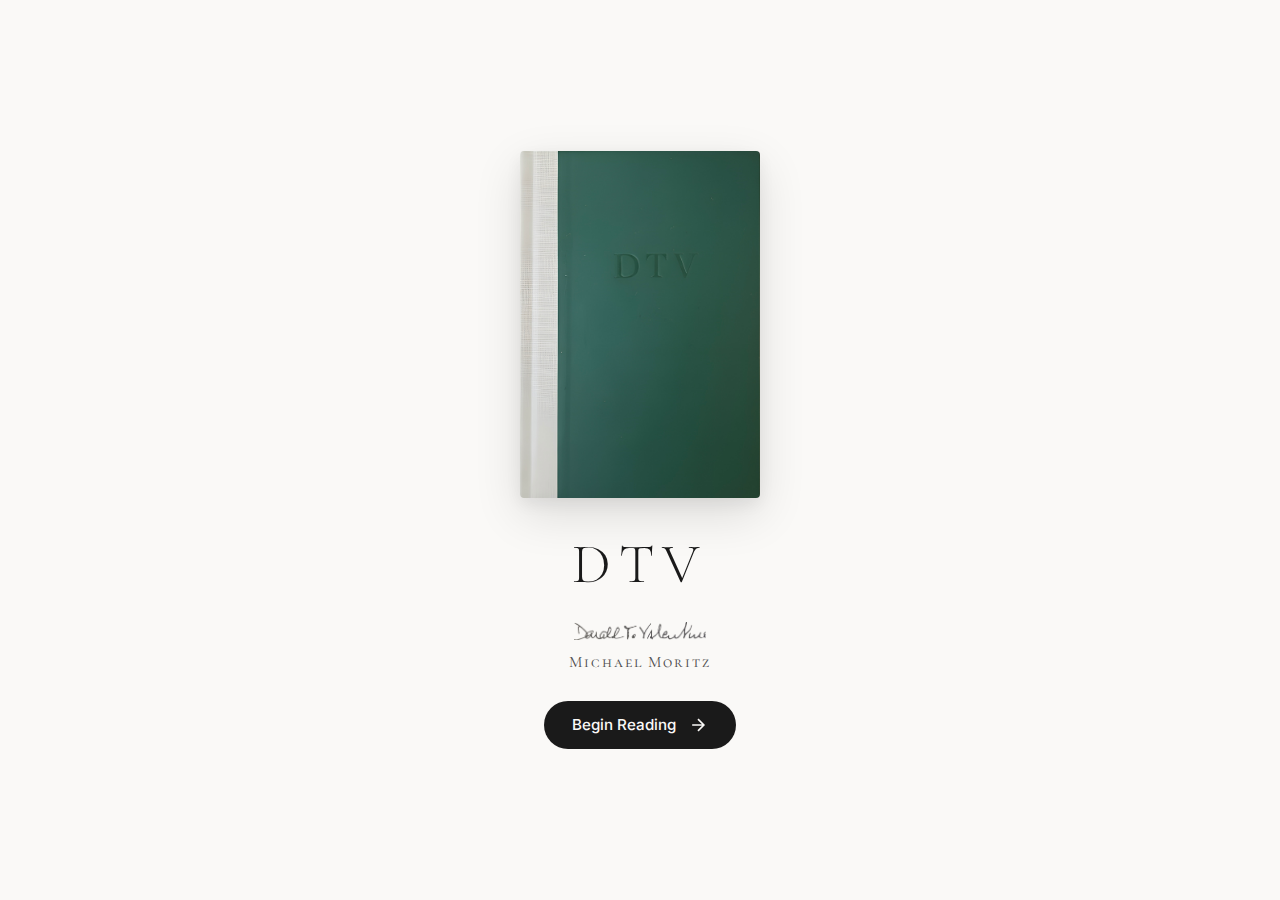
<file: index.html>
<!DOCTYPE html>
<html lang="en">
<head>
  <meta charset="UTF-8">
  <meta name="viewport" content="width=device-width, initial-scale=1.0">
  <meta name="color-scheme" content="light dark">
  <title>DTV — Michael Moritz</title>
  <meta name="description" content="A portrait of Don Valentine and the roots of Sequoia Capital">
  <meta name="author" content="Michael Moritz">

  <!-- Early theme detection to prevent flash -->
  <script>
    (function() {
      var theme = localStorage.getItem('dtv-theme');
      if (!theme) {
        theme = window.matchMedia('(prefers-color-scheme: dark)').matches ? 'dark' : 'light';
      }
      document.documentElement.setAttribute('data-theme', theme);
      document.querySelector('meta[name="color-scheme"]').content = theme;
    })();
  </script>

  <!-- Open Graph -->
  <meta property="og:title" content="DTV — Michael Moritz">
  <meta property="og:description" content="A portrait of Don Valentine and the roots of Sequoia Capital">
  <meta property="og:type" content="book">
  <meta property="og:url" content="https://dtvbook.com">
  <meta property="og:image" content="https://dtvbook.com/og-image.jpg">
  <meta property="og:image:width" content="1200">
  <meta property="og:image:height" content="630">
  <meta property="og:image:alt" content="DTV - A book by Michael Moritz about Don Valentine">

  <!-- Twitter Card -->
  <meta name="twitter:card" content="summary_large_image">
  <meta name="twitter:title" content="DTV — Michael Moritz">
  <meta name="twitter:description" content="A portrait of Don Valentine and the roots of Sequoia Capital">
  <meta name="twitter:image" content="https://dtvbook.com/og-image.jpg">

  <!-- Favicon -->
  <link rel="icon" href="data:image/svg+xml,<svg xmlns=%22http://www.w3.org/2000/svg%22 viewBox=%220 0 100 100%22><text y=%22.9em%22 font-size=%2290%22>📖</text></svg>">

  <!-- Fonts -->
  <link rel="preconnect" href="https://fonts.googleapis.com">
  <link rel="preconnect" href="https://fonts.gstatic.com" crossorigin>
  <link href="https://fonts.googleapis.com/css2?family=Cormorant+Garamond:ital,wght@0,300;0,400;0,500;0,600;1,400;1,500&family=Inter:wght@400;500&display=swap" rel="stylesheet">

  <link rel="stylesheet" href="styles.css">
</head>
<body>
  <!-- Cover Screen -->
  <div id="cover-screen" class="cover-screen">
    <div class="cover-content">
      <div class="cover-image-wrapper">
        <img src="epub_extracted/cover_image.jpg" alt="DTV Book Cover" class="cover-image">
      </div>
      <div class="cover-text">
        <h1 class="cover-title">DTV</h1>
        <img src="epub_extracted/signature.png" alt="Don Valentine's Signature" class="cover-signature">
        <p class="cover-author">Michael Moritz</p>
      </div>
      <button id="start-reading" class="start-button">
        <span>Begin Reading</span>
        <svg width="20" height="20" viewBox="0 0 24 24" fill="none" stroke="currentColor" stroke-width="2">
          <path d="M5 12h14M12 5l7 7-7 7"/>
        </svg>
      </button>
    </div>
  </div>

  <!-- Reader -->
  <div id="reader" class="reader hidden">
    <!-- Top Bar with Navigation -->
    <header class="reader-header">
      <div class="header-spacer"></div>
      <div class="chapter-nav">
        <button id="prev-section" class="nav-arrow" aria-label="Previous chapter">
          <svg width="18" height="18" viewBox="0 0 24 24" fill="none" stroke="currentColor" stroke-width="2">
            <path d="M15 18l-6-6 6-6"/>
          </svg>
        </button>
        <span class="chapter-title" id="current-section">Preface</span>
        <button id="next-section" class="nav-arrow" aria-label="Next chapter">
          <svg width="18" height="18" viewBox="0 0 24 24" fill="none" stroke="currentColor" stroke-width="2">
            <path d="M9 18l6-6-6-6"/>
          </svg>
        </button>
      </div>

      <button id="theme-toggle" class="icon-button" aria-label="Toggle theme">
        <svg class="sun-icon" width="24" height="24" viewBox="0 0 24 24" fill="none" stroke="currentColor" stroke-width="2">
          <circle cx="12" cy="12" r="5"/>
          <path d="M12 1v2M12 21v2M4.22 4.22l1.42 1.42M18.36 18.36l1.42 1.42M1 12h2M21 12h2M4.22 19.78l1.42-1.42M18.36 5.64l1.42-1.42"/>
        </svg>
        <svg class="moon-icon" width="24" height="24" viewBox="0 0 24 24" fill="none" stroke="currentColor" stroke-width="2">
          <path d="M21 12.79A9 9 0 1 1 11.21 3 7 7 0 0 0 21 12.79z"/>
        </svg>
      </button>

      <!-- Progress Bar integrated into header -->
      <div class="progress-container">
        <div class="progress-bar" id="progress-bar"></div>
      </div>
    </header>

    <!-- Content Area -->
    <main class="reader-content" id="reader-content">
      <article class="chapter" id="chapter-content">
        <!-- Content loaded dynamically -->
      </article>
    </main>
  </div>

  <script src="book-content.js"></script>
  <script src="reader.js"></script>
</body>
</html>
</file>
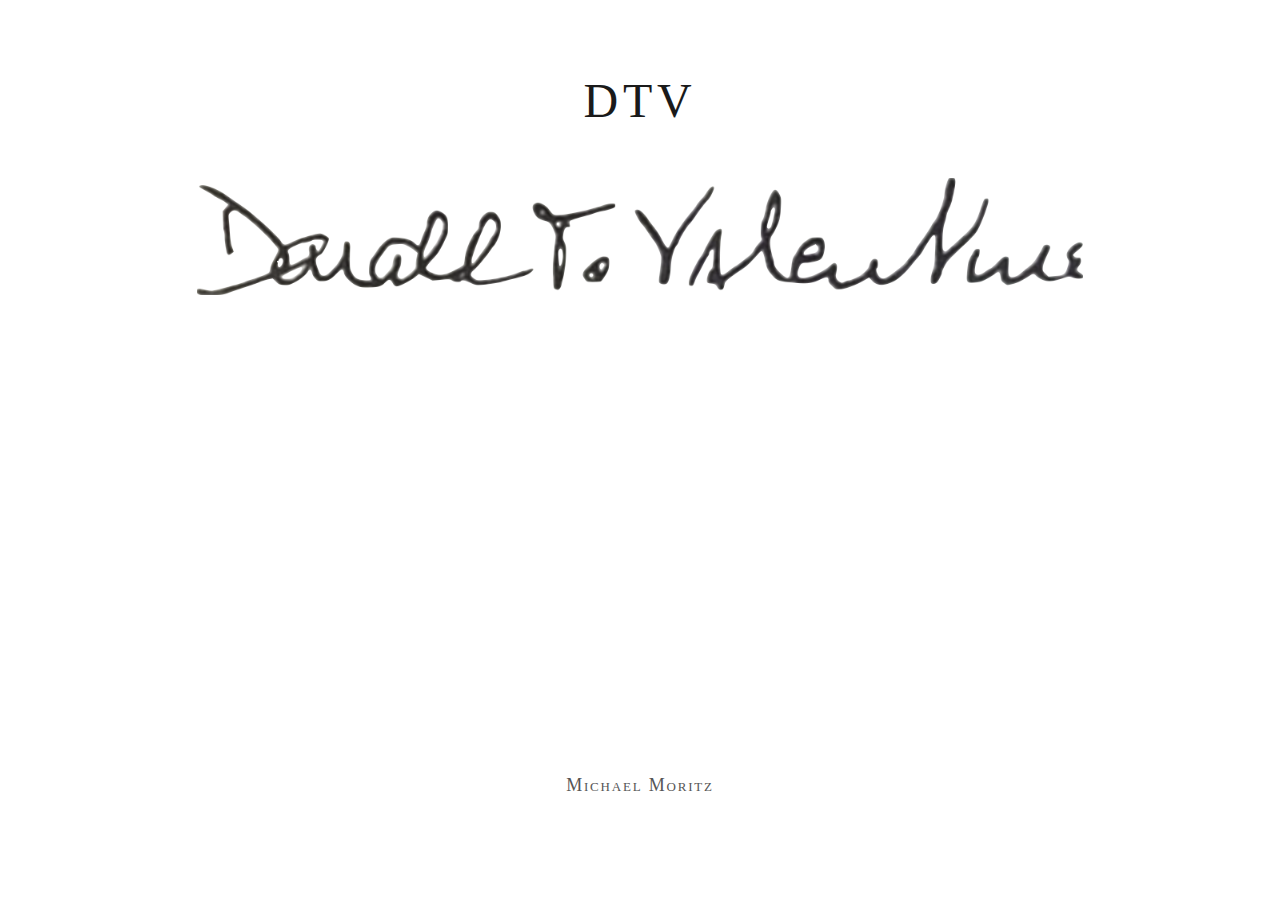
<file: epub_extracted/ebook-generator_split_000.html>
<?xml version='1.0' encoding='utf-8'?>
<html xmlns="http://www.w3.org/1999/xhtml" lang="en" xml:lang="en">
  <head>
    <link rel="preconnect" href="https://fonts.googleapis.com"/>
    <link rel="preconnect" href="https://fonts.gstatic.com" crossorigin=""/>
    <meta name="viewport" content="width=device-width, initial-scale=1.0"/>
    <title>DTV</title>
    <meta http-equiv="Content-Type" content="text/html; charset=utf-8"/>
  <link rel="stylesheet" type="text/css" href="stylesheet.css"/>
<link rel="stylesheet" type="text/css" href="page_styles.css"/>
</head>
  <body class="calibre">
<div class="book-container">
    <div class="title-page">
      <h1 class="calibre1" id="calibre_pb_0">DTV</h1>
      <img src="signature.png" alt="Donald T. Valentine Signature" class="signature"/>
      <div class="flex-spacer"></div>
      <p class="author">Michael Moritz</p>
    </div>
<div class="page-break" id="calibre_pb_1"></div>
</div>

</body></html>
</file>
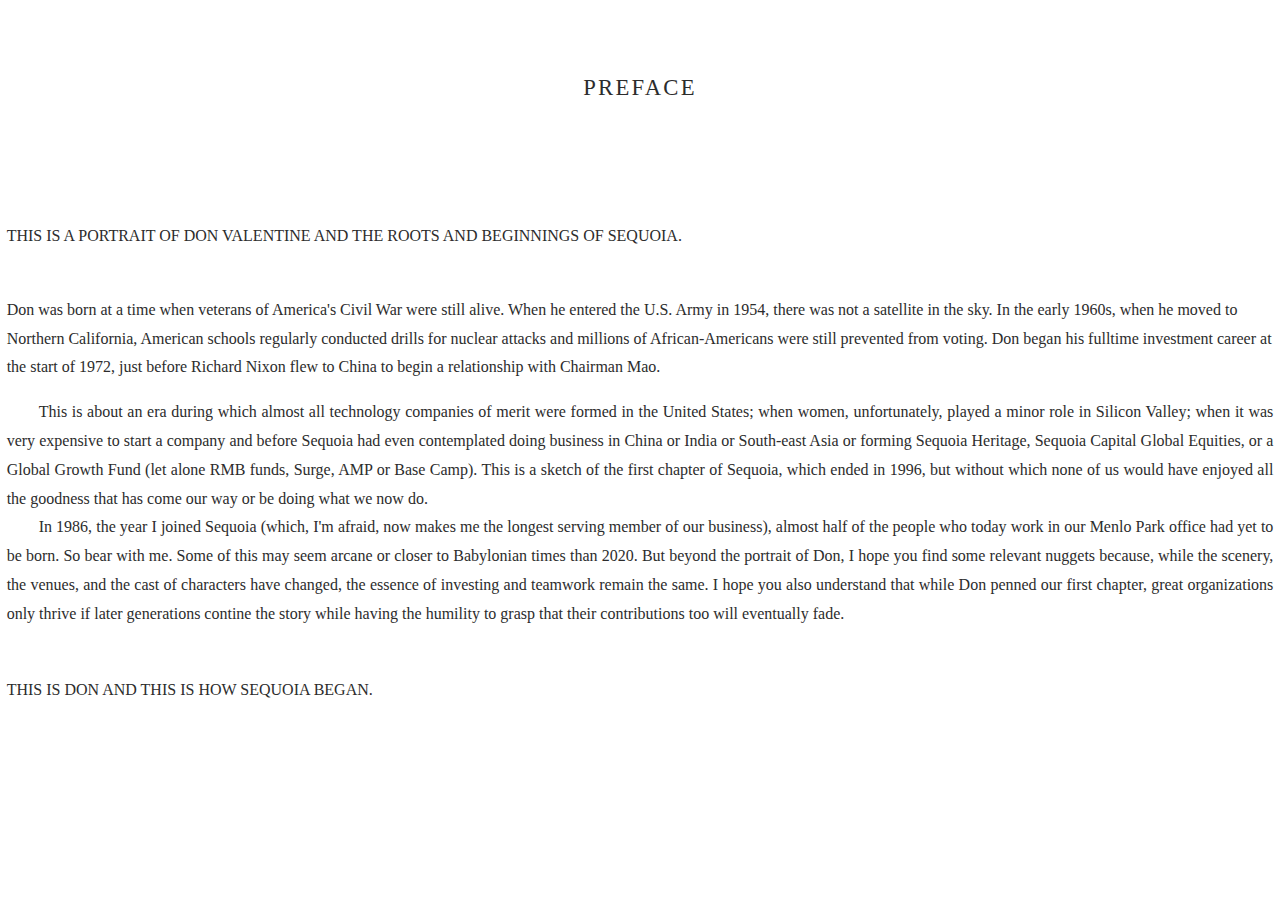
<file: epub_extracted/ebook-generator_split_001.html>
<?xml version='1.0' encoding='utf-8'?>
<html xmlns="http://www.w3.org/1999/xhtml" lang="en" xml:lang="en">
  <head>
    <link rel="preconnect" href="https://fonts.googleapis.com"/>
    <link rel="preconnect" href="https://fonts.gstatic.com" crossorigin=""/>
    <meta name="viewport" content="width=device-width, initial-scale=1.0"/>
    <title>DTV</title>
    <meta http-equiv="Content-Type" content="text/html; charset=utf-8"/>
  <link rel="stylesheet" type="text/css" href="stylesheet.css"/>
<link rel="stylesheet" type="text/css" href="page_styles.css"/>
</head>
  <body class="calibre">
<div class="book-container">
<h2 class="calibre2" id="calibre_pb_2">Preface</h2>
<p class="no-indent-caps">THIS IS A PORTRAIT OF DON VALENTINE AND THE ROOTS AND BEGINNINGS OF SEQUOIA.</p>
<br />
<p>Don was born at a time when veterans of America's Civil War were still alive. When he entered the U.S. Army in 1954, there was not a satellite in the sky. In the early 1960s, when he moved to Northern California, American schools regularly conducted drills for nuclear attacks and millions of African-Americans were still prevented from voting. Don began his fulltime investment career at the start of 1972, just before Richard Nixon flew to China to begin a relationship with Chairman Mao.</p>
<p class="calibre3">This is about an era during which almost all technology companies of merit were formed in the United States; when women, unfortunately, played a minor role in Silicon Valley; when it was very expensive to start a company and before Sequoia had even contemplated doing business in China or India or South-east Asia or forming Sequoia Heritage, Sequoia Capital Global Equities, or a Global Growth Fund (let alone RMB funds, Surge, AMP or Base Camp). This is a sketch of the first chapter of Sequoia, which ended in 1996, but without which none of us would have enjoyed all the goodness that has come our way or be doing what we now do.</p>
<p class="calibre3">In 1986, the year I joined Sequoia (which, I'm afraid, now makes me the longest serving member of our business), almost half of the people who today work in our Menlo Park office had yet to be born. So bear with me. Some of this may seem arcane or closer to Babylonian times than 2020. But beyond the portrait of Don, I hope you find some relevant nuggets because, while the scenery, the venues, and the cast of characters have changed, the essence of investing and teamwork remain the same. I hope you also understand that while Don penned our first chapter, great organizations only thrive if later generations contine the story while having the humility to grasp that their contributions too will eventually fade.</p>
<p class="no-indent-caps">THIS IS DON AND THIS IS HOW SEQUOIA BEGAN.</p>
<div class="page-break" id="calibre_pb_3"></div>
</div>

</body></html>
</file>
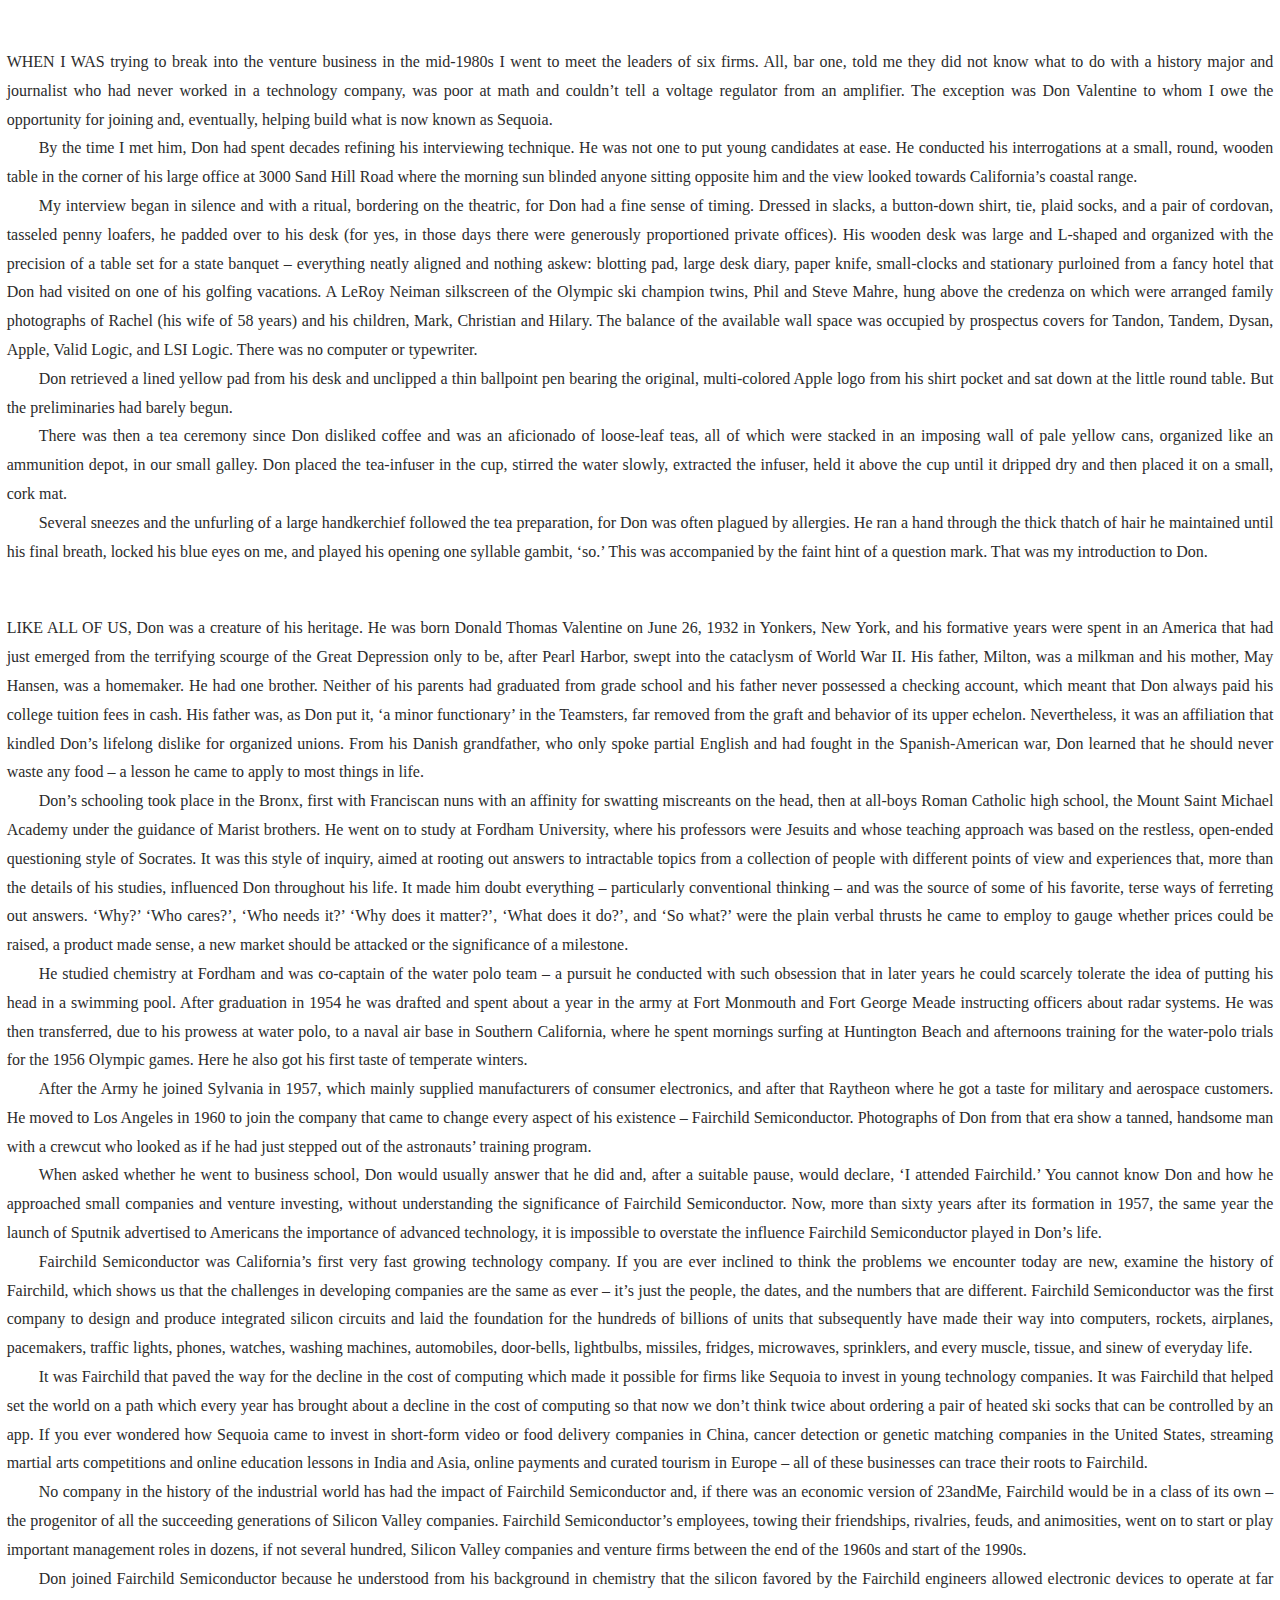
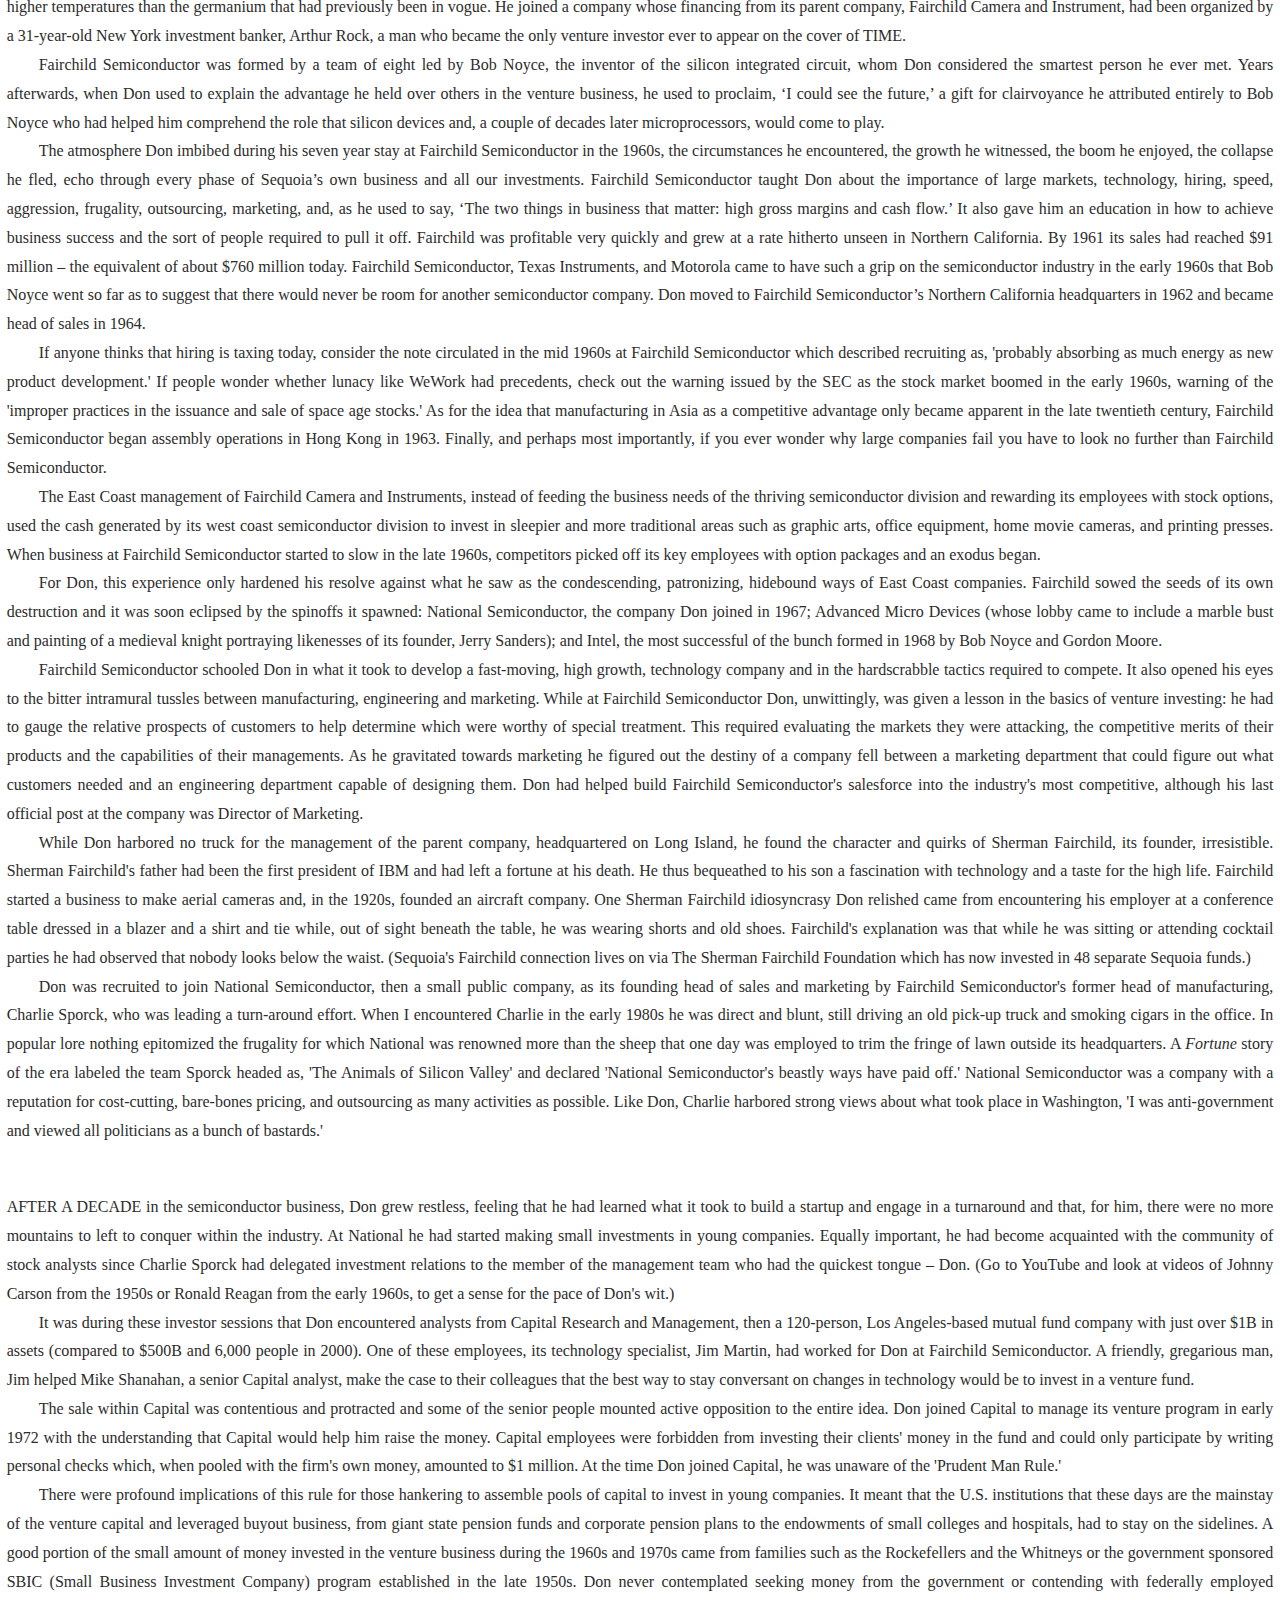
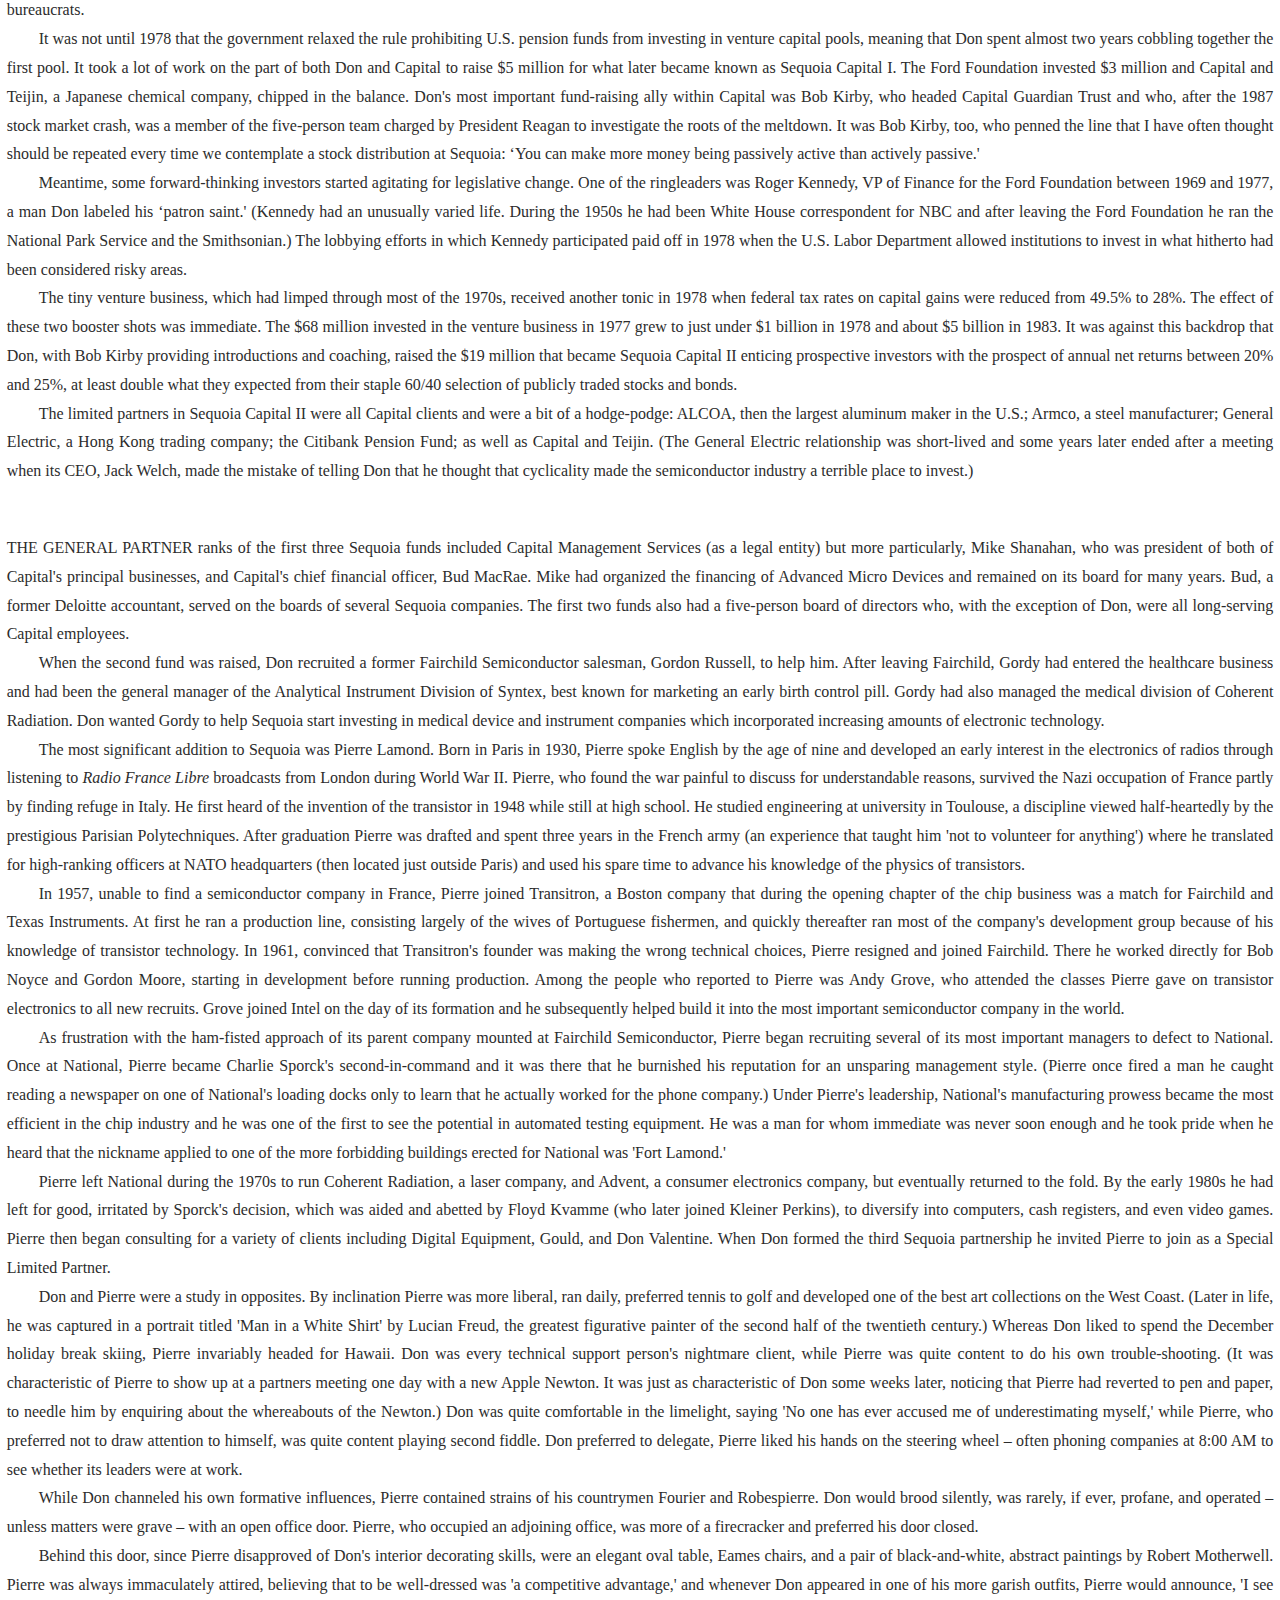
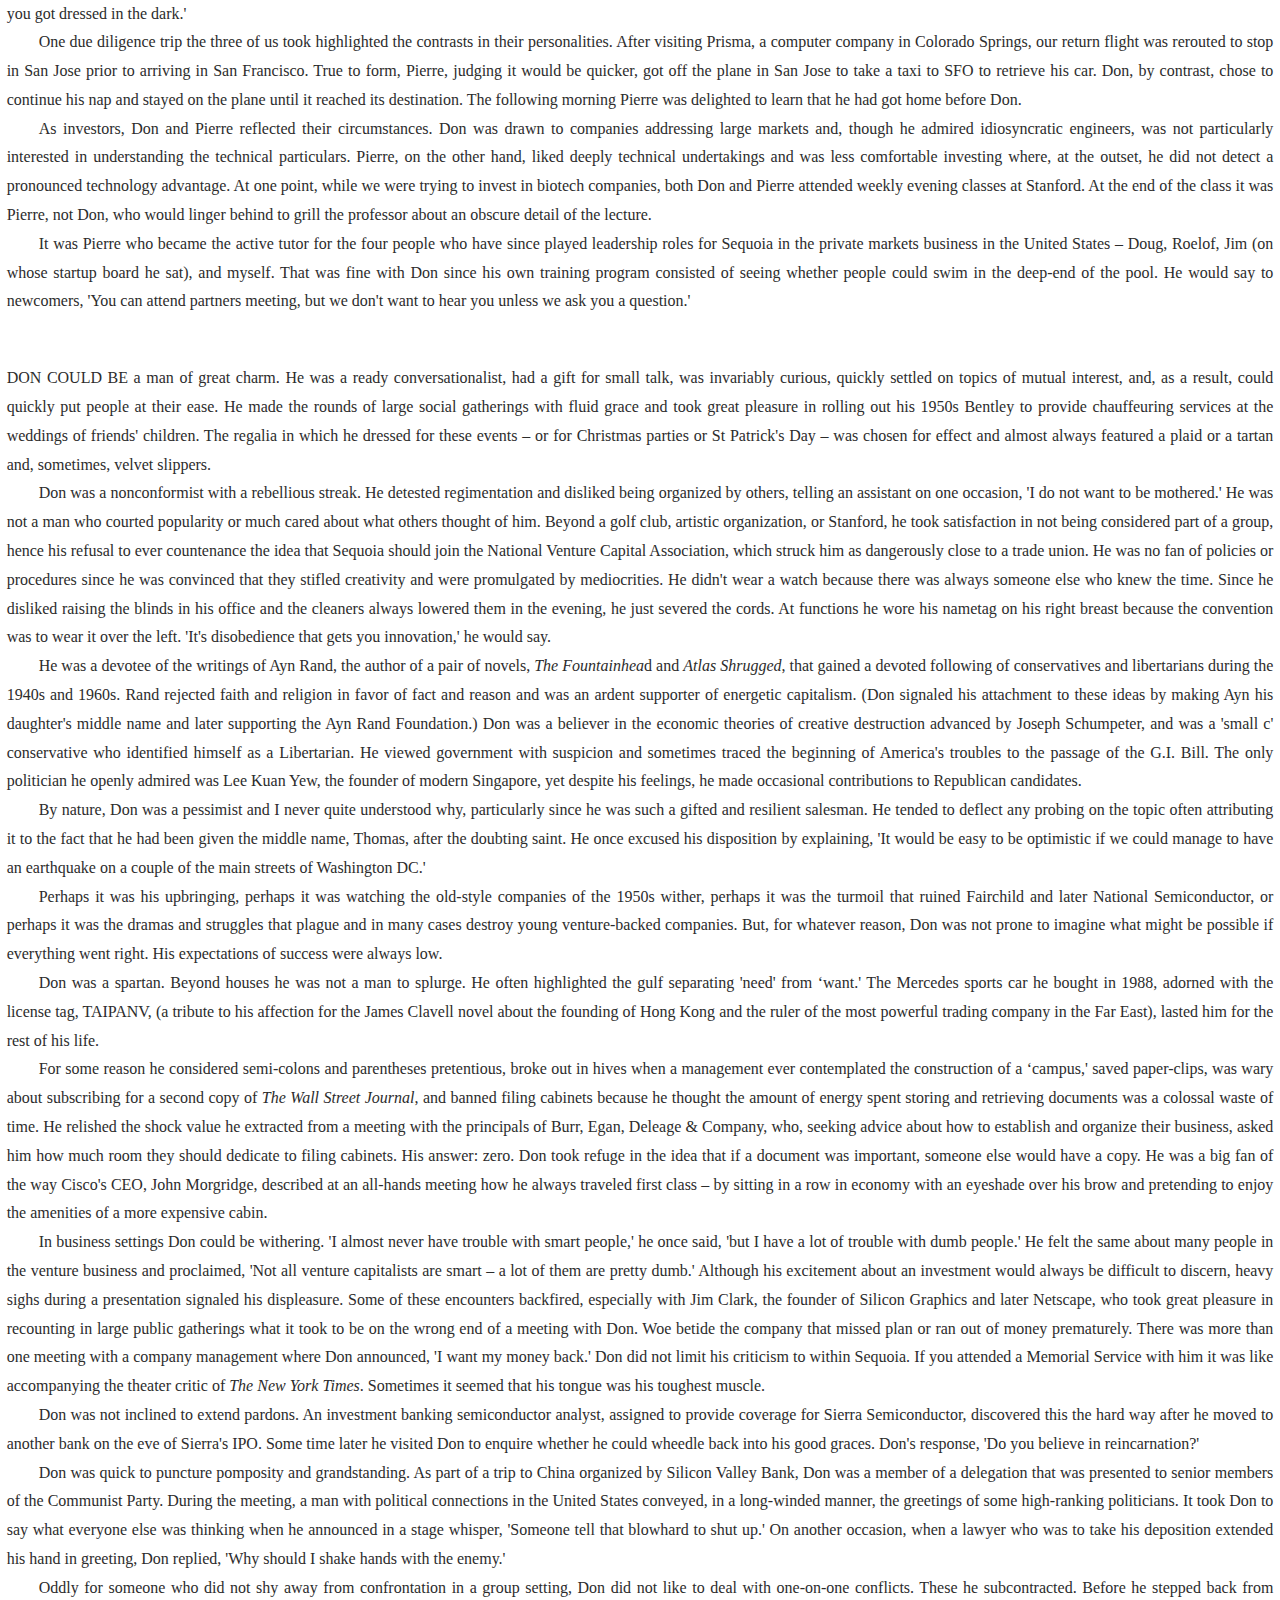
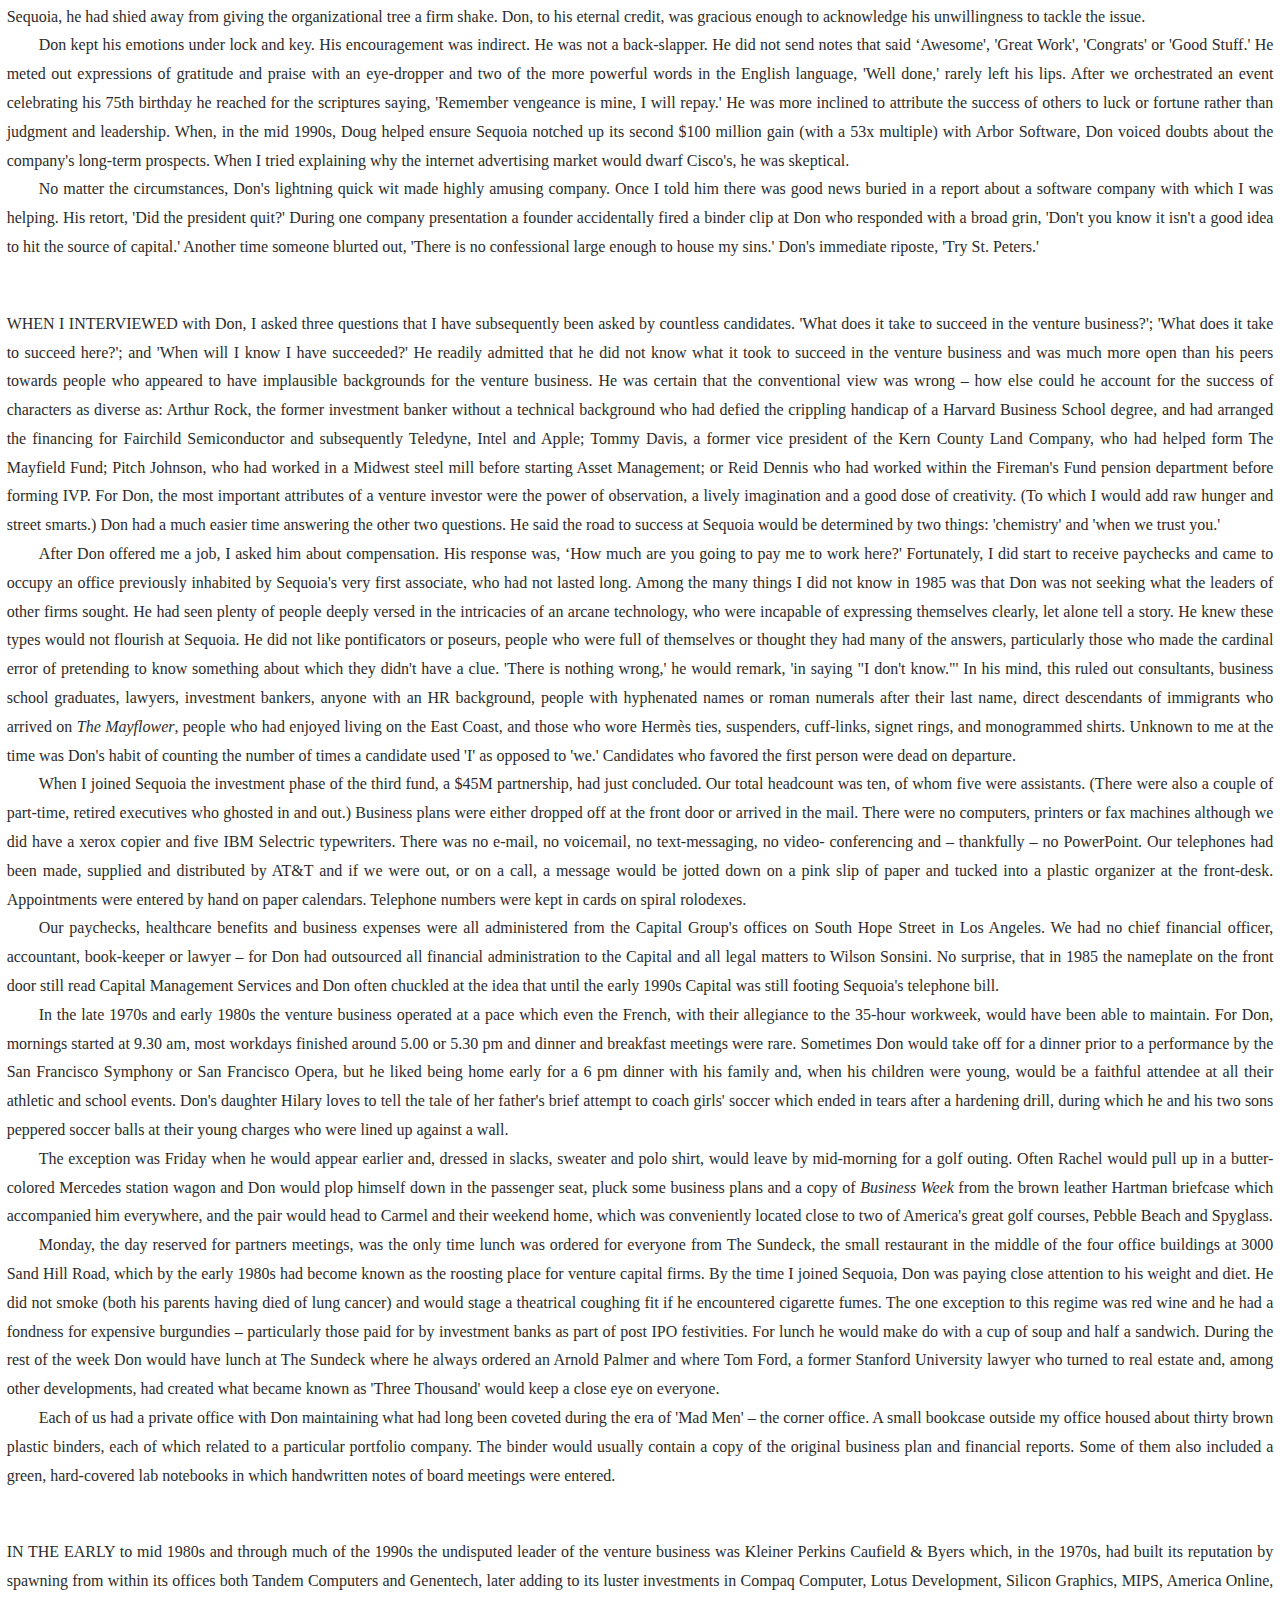
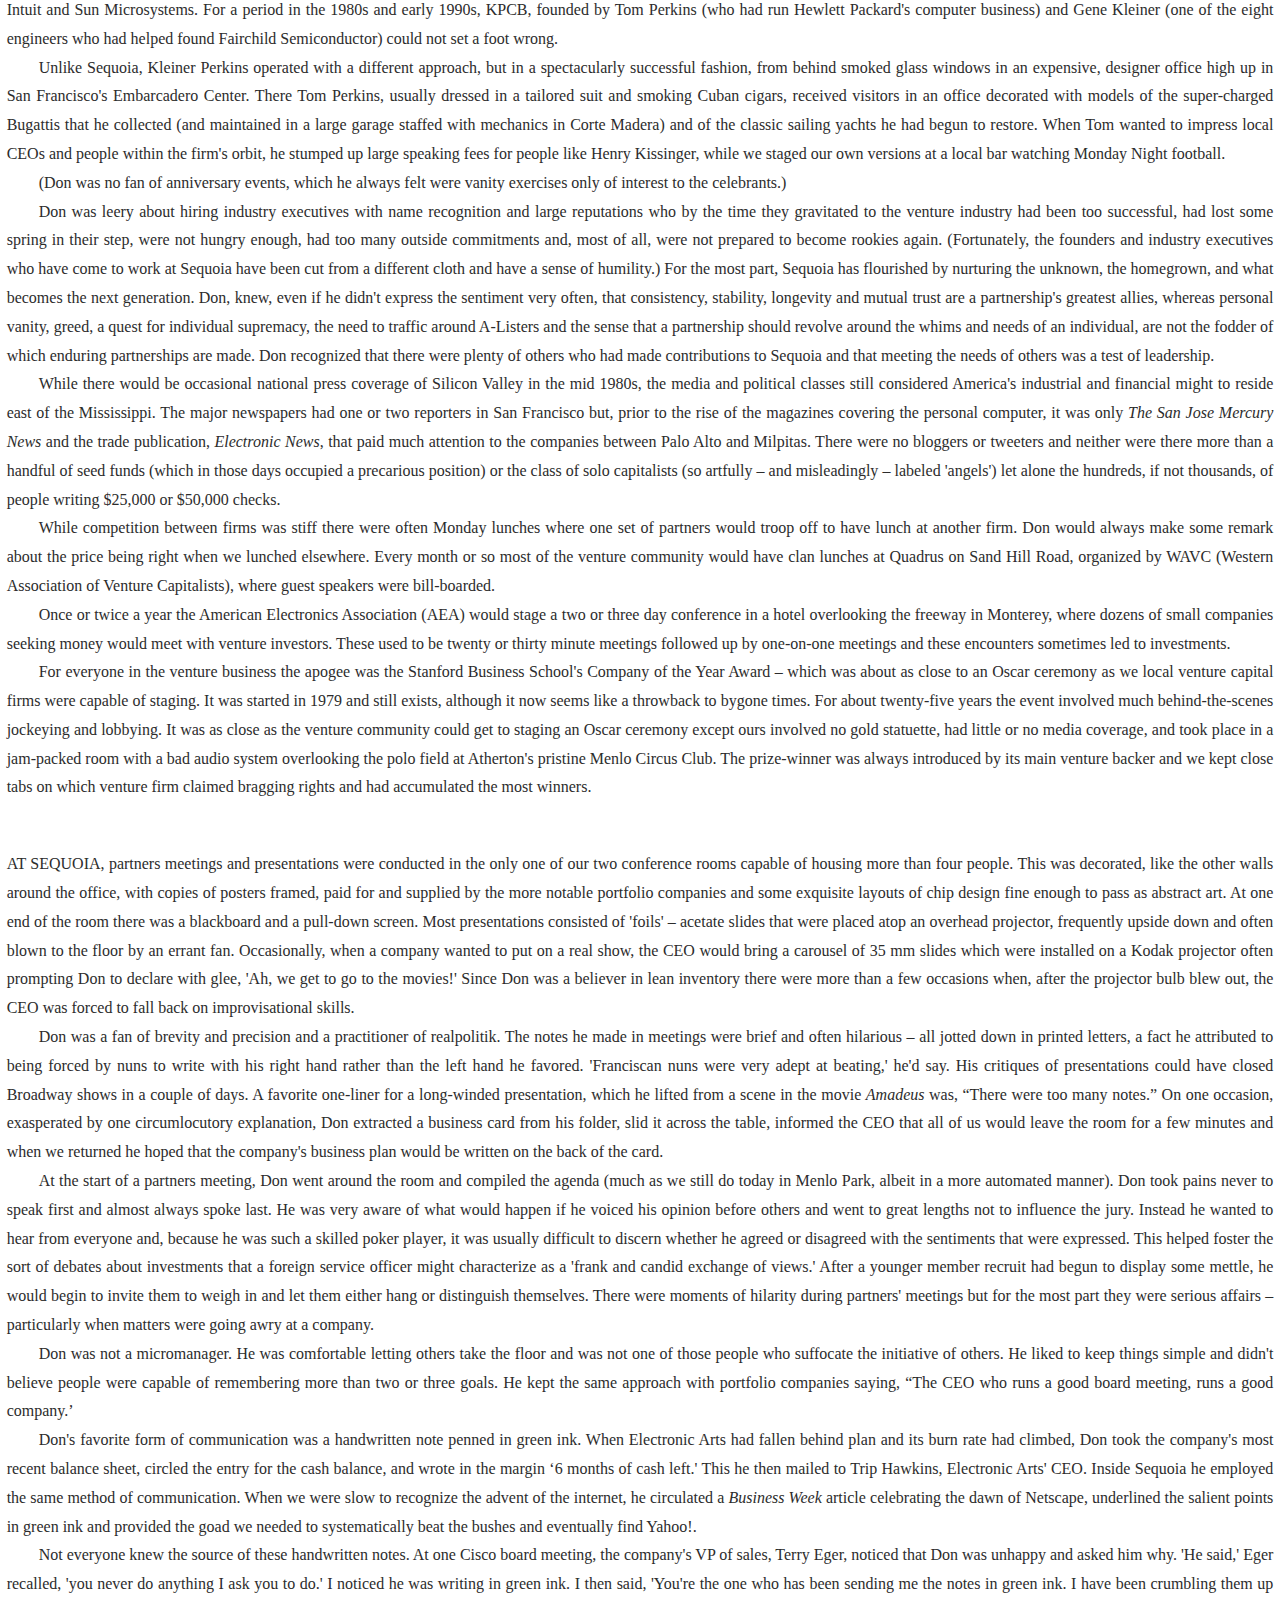
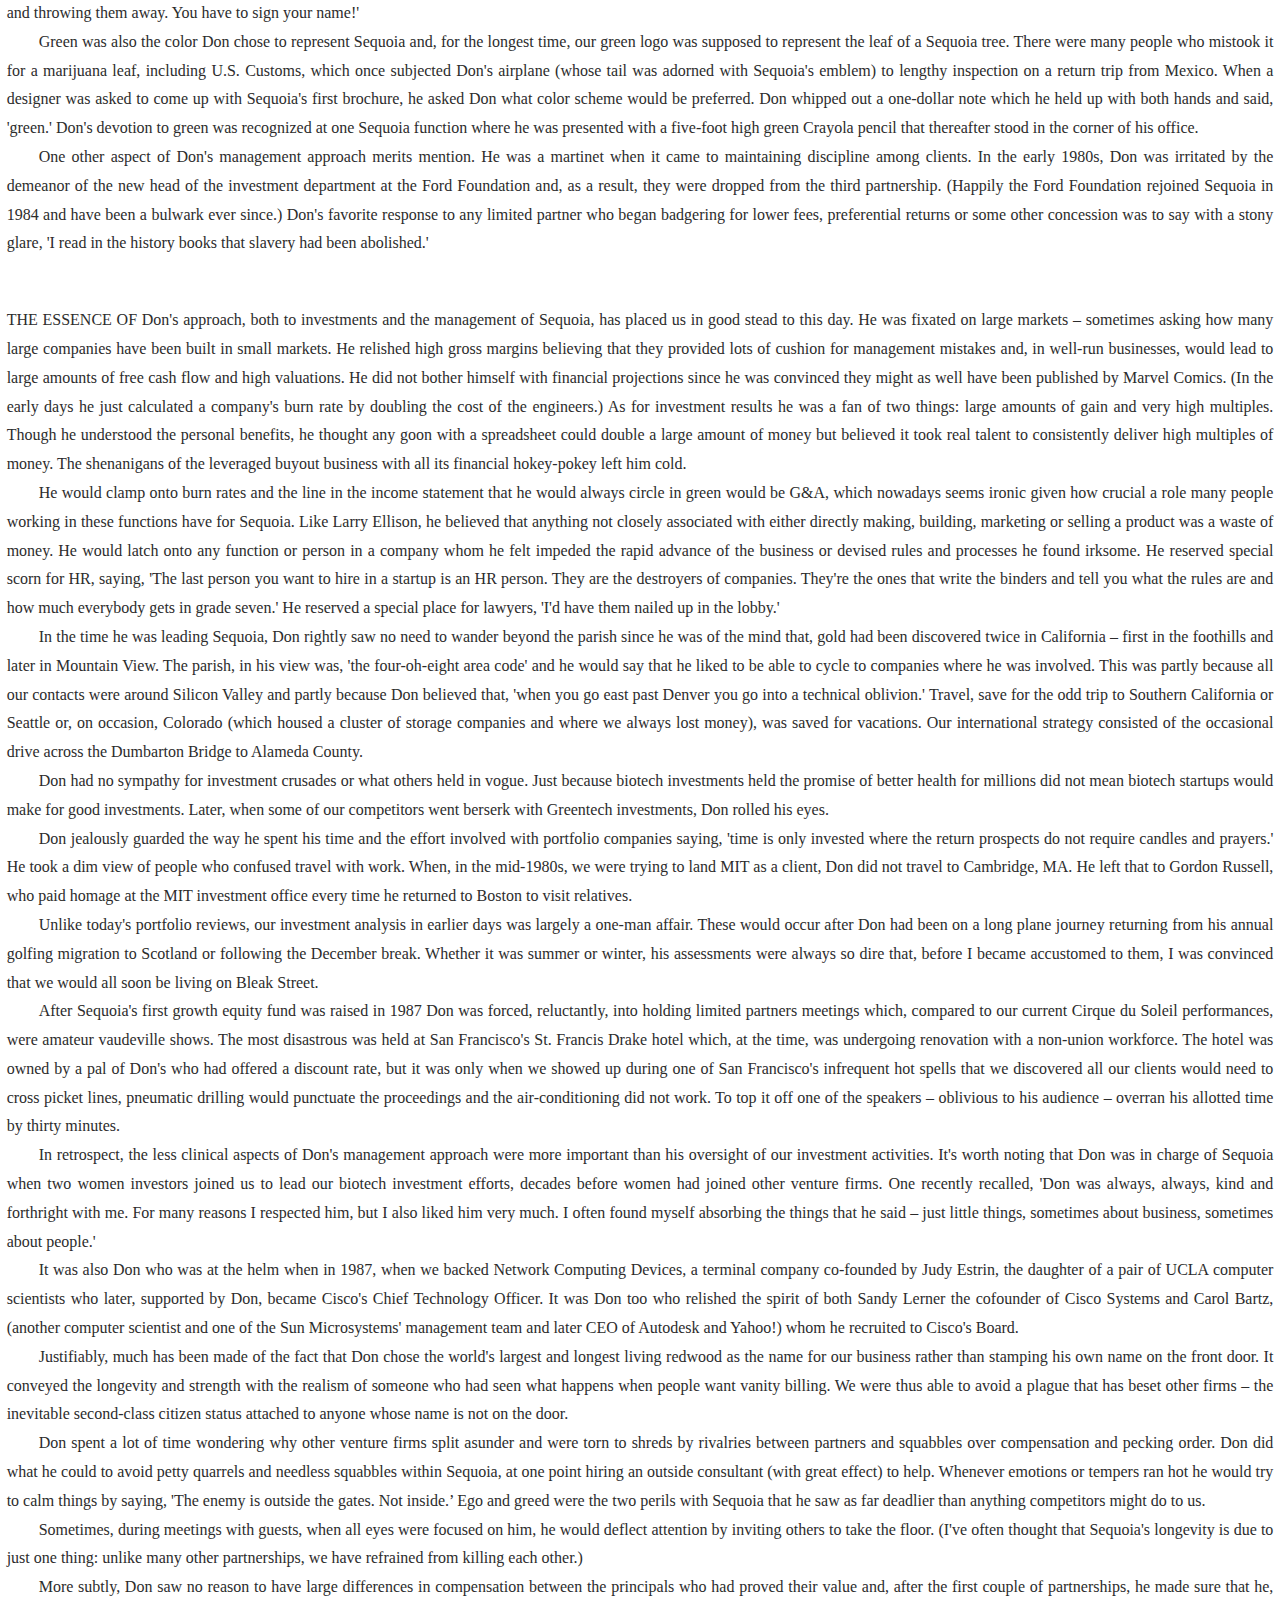
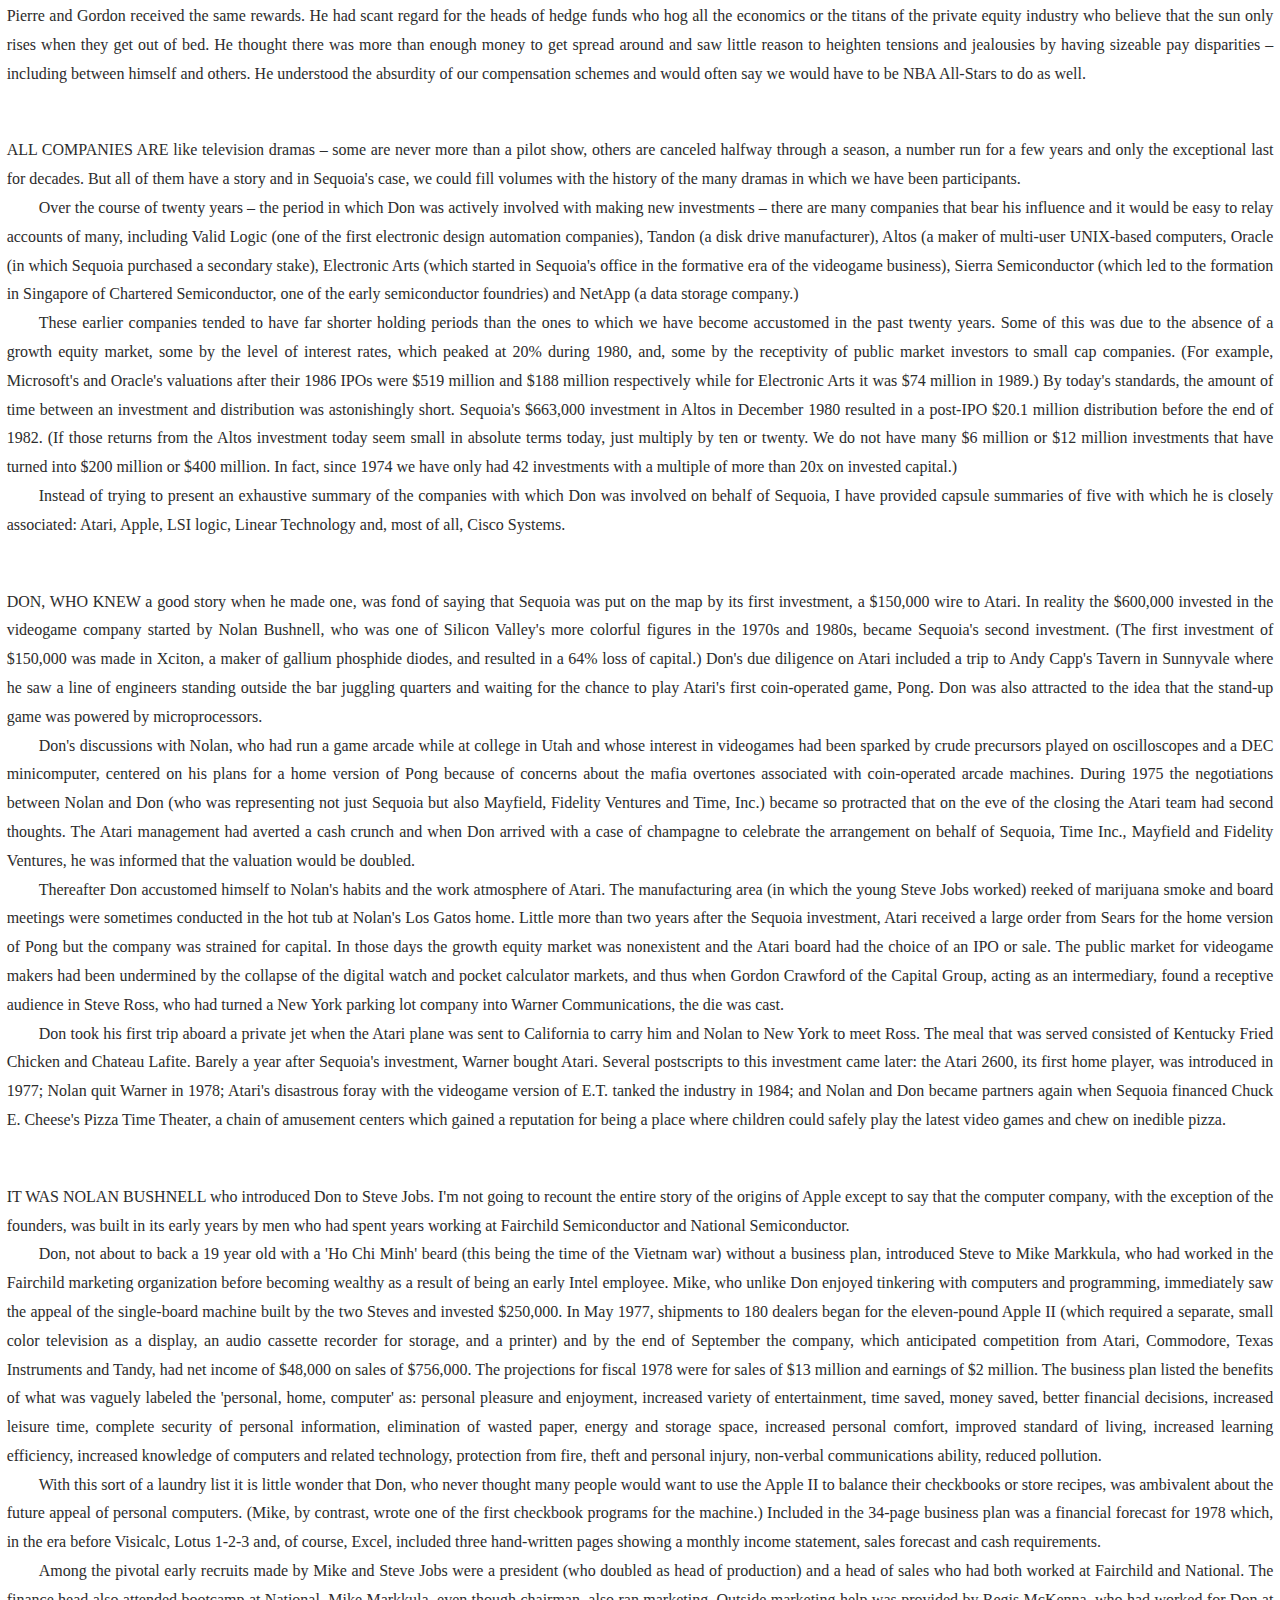
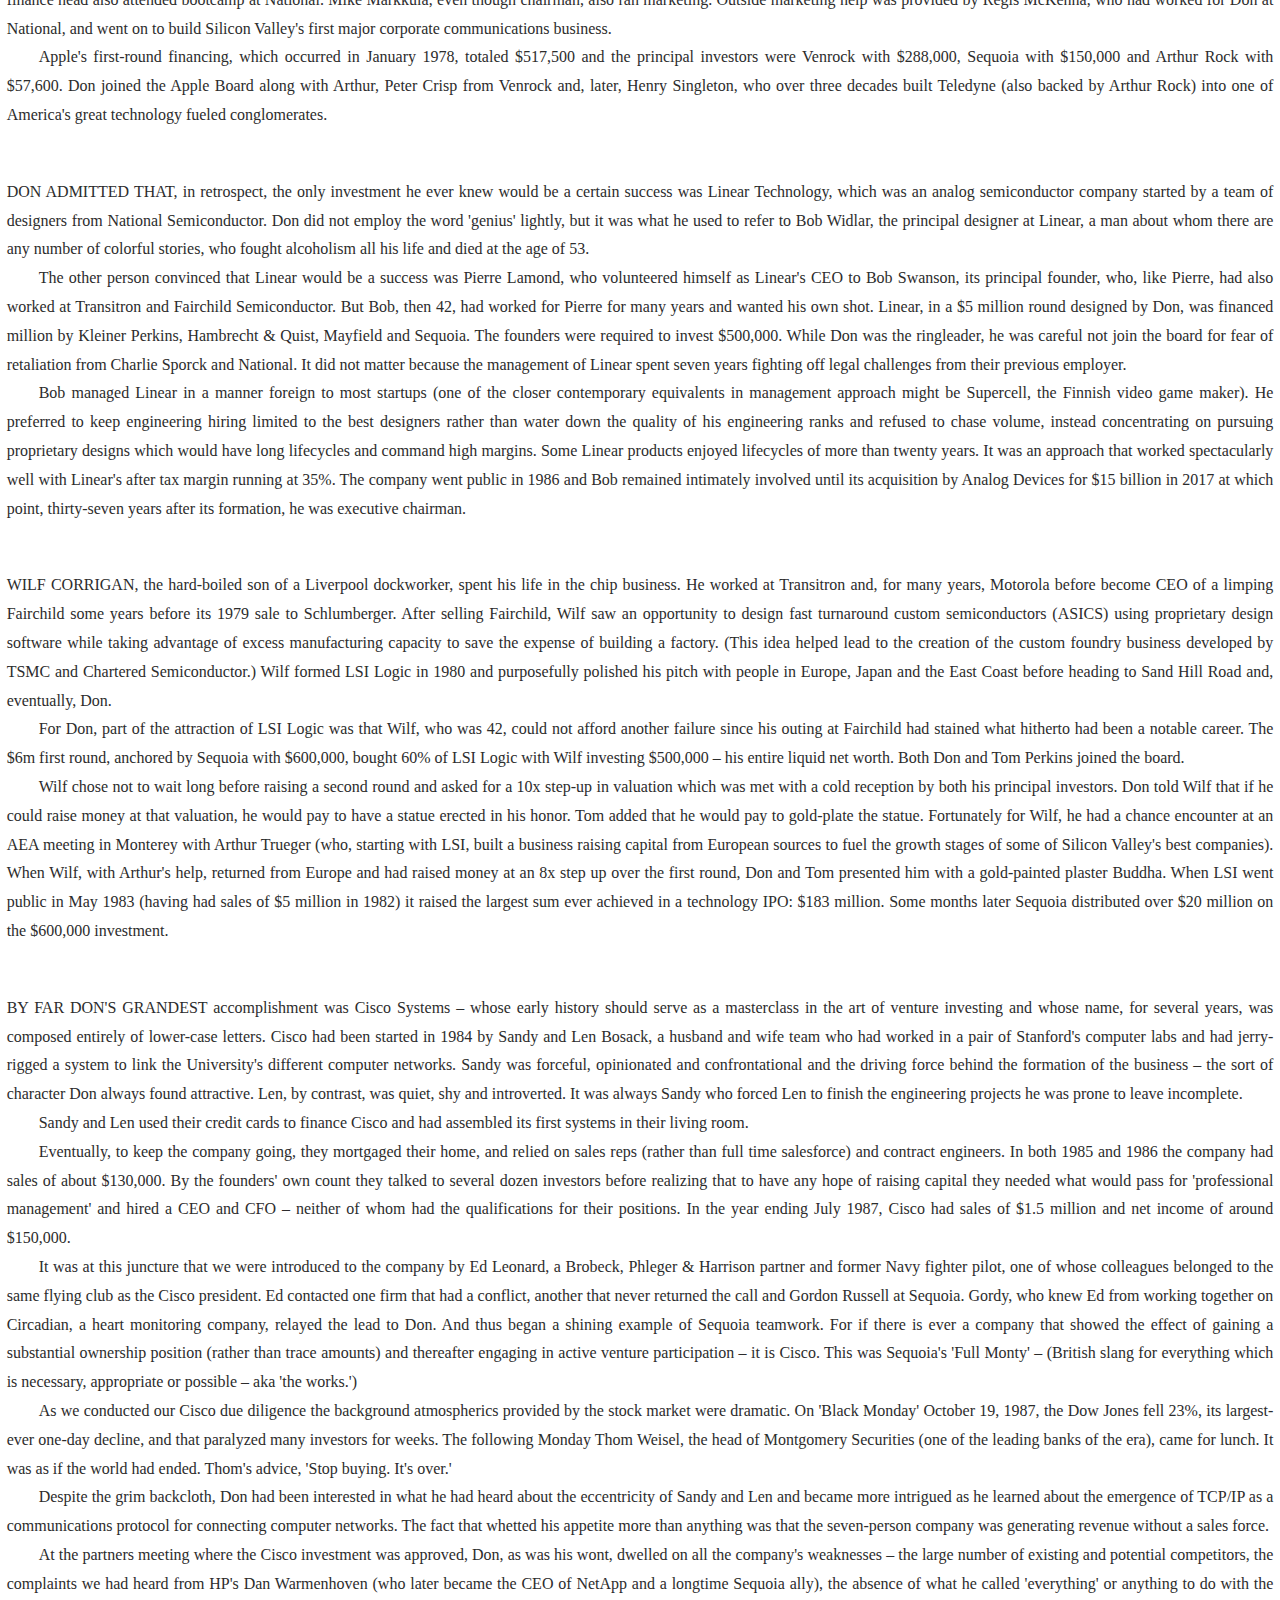
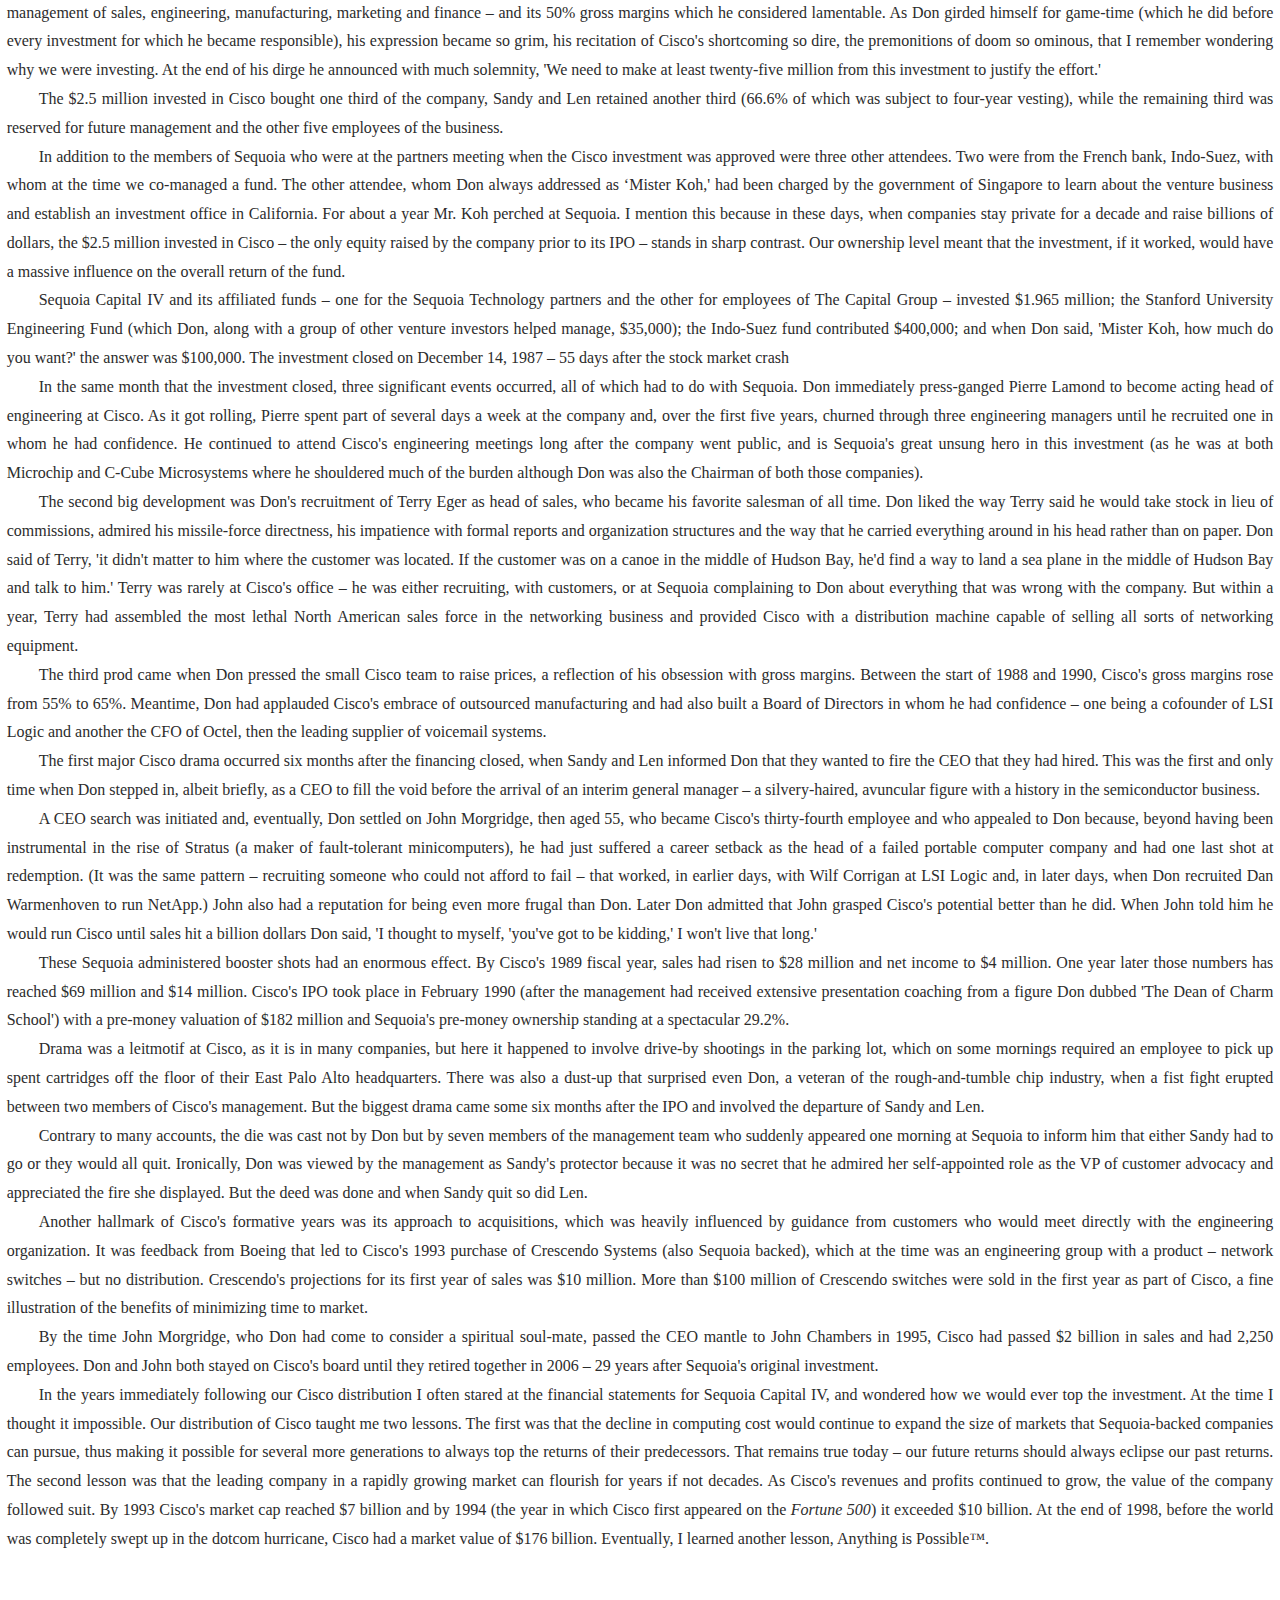
<file: epub_extracted/ebook-generator_split_002.html>
<?xml version='1.0' encoding='utf-8'?>
<html xmlns="http://www.w3.org/1999/xhtml" lang="en" xml:lang="en">
  <head>
    <link rel="preconnect" href="https://fonts.googleapis.com"/>
    <link rel="preconnect" href="https://fonts.gstatic.com" crossorigin=""/>
    <meta name="viewport" content="width=device-width, initial-scale=1.0"/>
    <title>DTV</title>
    <meta http-equiv="Content-Type" content="text/html; charset=utf-8"/>
  <link rel="stylesheet" type="text/css" href="stylesheet.css"/>
<link rel="stylesheet" type="text/css" href="page_styles.css"/>
</head>
  <body class="calibre">
<div class="book-container">
<p class="no-indent-caps">WHEN I WAS trying to break into the venture business in the mid-1980s I went to meet the leaders of six firms. All, bar one, told me they did not know what to do with a history major and journalist who had never worked in a technology company, was poor at math and couldn’t tell a voltage regulator from an amplifier. The exception was Don Valentine to whom I owe the opportunity for joining and, eventually, helping build what is now known as Sequoia.</p>
<p class="calibre3">By the time I met him, Don had spent decades refining his interviewing technique. He was not one to put young candidates at ease. He conducted his interrogations at a small, round, wooden table in the corner of his large office at 3000 Sand Hill Road where the morning sun blinded anyone sitting opposite him and the view looked towards California’s coastal range.</p>
<p class="calibre3">My interview began in silence and with a ritual, bordering on the theatric, for Don had a fine sense of timing. Dressed in slacks, a button-down shirt, tie, plaid socks, and a pair of cordovan, tasseled penny loafers, he padded over to his desk (for yes, in those days there were generously proportioned private offices). His wooden desk was large and L-shaped and organized with the precision of a table set for a state banquet – everything neatly aligned and nothing askew: blotting pad, large desk diary, paper knife, small-clocks and stationary purloined from a fancy hotel that Don had visited on one of his golfing vacations. A LeRoy Neiman silkscreen of the Olympic ski champion twins, Phil and Steve Mahre, hung above the credenza on which were arranged family photographs of Rachel (his wife of 58 years) and his children, Mark, Christian and Hilary. The balance of the available wall space was occupied by prospectus covers for Tandon, Tandem, Dysan, Apple, Valid Logic, and LSI Logic. There was no computer or typewriter.</p>
<p class="calibre3">Don retrieved a lined yellow pad from his desk and unclipped a thin ballpoint pen bearing the original, multi-colored Apple logo from his shirt pocket and sat down at the little round table. But the preliminaries had barely begun.</p>
<p class="calibre3">There was then a tea ceremony since Don disliked coffee and was an aficionado of loose-leaf teas, all of which were stacked in an imposing wall of pale yellow cans, organized like an ammunition depot, in our small galley. Don placed the tea-infuser in the cup, stirred the water slowly, extracted the infuser, held it above the cup until it dripped dry and then placed it on a small, cork mat.</p>
<p class="calibre3">Several sneezes and the unfurling of a large handkerchief followed the tea preparation, for Don was often plagued by allergies. He ran a hand through the thick thatch of hair he maintained until his final breath, locked his blue eyes on me, and played his opening one syllable gambit, ‘so.’ This was accompanied by the faint hint of a question mark. That was my introduction to Don.</p>
<p class="no-indent-caps">LIKE ALL OF US, Don was a creature of his heritage. He was born Donald Thomas Valentine on June 26, 1932 in Yonkers, New York, and his formative years were spent in an America that had just emerged from the terrifying scourge of the Great Depression only to be, after Pearl Harbor, swept into the cataclysm of World War II. His father, Milton, was a milkman and his mother, May Hansen, was a homemaker. He had one brother. Neither of his parents had graduated from grade school and his father never possessed a checking account, which meant that Don always paid his college tuition fees in cash. His father was, as Don put it, ‘a minor functionary’ in the Teamsters, far removed from the graft and behavior of its upper echelon. Nevertheless, it was an affiliation that kindled Don’s lifelong dislike for organized unions. From his Danish grandfather, who only spoke partial English and had fought in the Spanish-American war, Don learned that he should never waste any food – a lesson he came to apply to most things in life.</p>
<p class="calibre3">Don’s schooling took place in the Bronx, first with Franciscan nuns with an affinity for swatting miscreants on the head, then at all-boys Roman Catholic high school, the Mount Saint Michael Academy under the guidance of Marist brothers. He went on to study at Fordham University, where his professors were Jesuits and whose teaching approach was based on the restless, open-ended questioning style of Socrates. It was this style of inquiry, aimed at rooting out answers to intractable topics from a collection of people with different points of view and experiences that, more than the details of his studies, influenced Don throughout his life. It made him doubt everything – particularly conventional thinking – and was the source of some of his favorite, terse ways of ferreting out answers. ‘Why?’ ‘Who cares?’, ‘Who needs it?’ ‘Why does it matter?’, ‘What does it do?’, and ‘So what?’ were the plain verbal thrusts he came to employ to gauge whether prices could be raised, a product made sense, a new market should be attacked or the significance of a milestone.</p>
<p class="calibre3">He studied chemistry at Fordham and was co-captain of the water polo team – a pursuit he conducted with such obsession that in later years he could scarcely tolerate the idea of putting his head in a swimming pool. After graduation in 1954 he was drafted and spent about a year in the army at Fort Monmouth and Fort George Meade instructing officers about radar systems. He was then transferred, due to his prowess at water polo, to a naval air base in Southern California, where he spent mornings surfing at Huntington Beach and afternoons training for the water-polo trials for the 1956 Olympic games. Here he also got his first taste of temperate winters.</p>
<p class="calibre3">After the Army he joined Sylvania in 1957, which mainly supplied manufacturers of consumer electronics, and after that Raytheon where he got a taste for military and aerospace customers. He moved to Los Angeles in 1960 to join the company that came to change every aspect of his existence – Fairchild Semiconductor. Photographs of Don from that era show a tanned, handsome man with a crewcut who looked as if he had just stepped out of the astronauts’ training program.</p>
<p class="calibre3">When asked whether he went to business school, Don would usually answer that he did and, after a suitable pause, would declare, ‘I attended Fairchild.’ You cannot know Don and how he approached small companies and venture investing, without understanding the significance of Fairchild Semiconductor. Now, more than sixty years after its formation in 1957, the same year the launch of Sputnik advertised to Americans the importance of advanced technology, it is impossible to overstate the influence Fairchild Semiconductor played in Don’s life.</p>
<p class="calibre3">Fairchild Semiconductor was California’s first very fast growing technology company. If you are ever inclined to think the problems we encounter today are new, examine the history of Fairchild, which shows us that the challenges in developing companies are the same as ever – it’s just the people, the dates, and the numbers that are different. Fairchild Semiconductor was the first company to design and produce integrated silicon circuits and laid the foundation for the hundreds of billions of units that subsequently have made their way into computers, rockets, airplanes, pacemakers, traffic lights, phones, watches, washing machines, automobiles, door-bells, lightbulbs, missiles, fridges, microwaves, sprinklers, and every muscle, tissue, and sinew of everyday life.</p>
<p class="calibre3">It was Fairchild that paved the way for the decline in the cost of computing which made it possible for firms like Sequoia to invest in young technology companies. It was Fairchild that helped set the world on a path which every year has brought about a decline in the cost of computing so that now we don’t think twice about ordering a pair of heated ski socks that can be controlled by an app. If you ever wondered how Sequoia came to invest in short-form video or food delivery companies in China, cancer detection or genetic matching companies in the United States, streaming martial arts competitions and online education lessons in India and Asia, online payments and curated tourism in Europe – all of these businesses can trace their roots to Fairchild.</p>
<p class="calibre3">No company in the history of the industrial world has had the impact of Fairchild Semiconductor and, if there was an economic version of 23andMe, Fairchild would be in a class of its own – the progenitor of all the succeeding generations of Silicon Valley companies. Fairchild Semiconductor’s employees, towing their friendships, rivalries, feuds, and animosities, went on to start or play important management roles in dozens, if not several hundred, Silicon Valley companies and venture firms between the end of the 1960s and start of the 1990s.</p>
<p class="calibre3">Don joined Fairchild Semiconductor because he understood from his background in chemistry that the silicon favored by the Fairchild engineers allowed electronic devices to operate at far higher temperatures than the germanium that had previously been in vogue. He joined a company whose financing from its parent company, Fairchild Camera and Instrument, had been organized by a 31-year-old New York investment banker, Arthur Rock, a man who became the only venture investor ever to appear on the cover of TIME.</p>
<p class="calibre3">Fairchild Semiconductor was formed by a team of eight led by Bob Noyce, the inventor of the silicon integrated circuit, whom Don considered the smartest person he ever met. Years afterwards, when Don used to explain the advantage he held over others in the venture business, he used to proclaim, ‘I could see the future,’ a gift for clairvoyance he attributed entirely to Bob Noyce who had helped him comprehend the role that silicon devices and, a couple of decades later microprocessors, would come to play.</p>
<p class="calibre3">The atmosphere Don imbibed during his seven year stay at Fairchild Semiconductor in the 1960s, the circumstances he encountered, the growth he witnessed, the boom he enjoyed, the collapse he fled, echo through every phase of Sequoia’s own business and all our investments. Fairchild Semiconductor taught Don about the importance of large markets, technology, hiring, speed, aggression, frugality, outsourcing, marketing, and, as he used to say, ‘The two things in business that matter: high gross margins and cash flow.’ It also gave him an education in how to achieve business success and the sort of people required to pull it off. Fairchild was profitable very quickly and grew at a rate hitherto unseen in Northern California. By 1961 its sales had reached $91 million – the equivalent of about $760 million today. Fairchild Semiconductor, Texas Instruments, and Motorola came to have such a grip on the semiconductor industry in the early 1960s that Bob Noyce went so far as to suggest that there would never be room for another semiconductor company. Don moved to Fairchild Semiconductor’s Northern California headquarters in 1962 and became head of sales in 1964.</p>
<p class="calibre3">If anyone thinks that hiring is taxing today, consider the note circulated in the mid 1960s at Fairchild Semiconductor which described recruiting as, 'probably absorbing as much energy as new product development.' If people wonder whether lunacy like WeWork had precedents, check out the warning issued by the SEC as the stock market boomed in the early 1960s, warning of the 'improper practices in the issuance and sale of space age stocks.' As for the idea that manufacturing in Asia as a competitive advantage only became apparent in the late twentieth century, Fairchild Semiconductor began assembly operations in Hong Kong in 1963. Finally, and perhaps most importantly, if you ever wonder why large companies fail you have to look no further than Fairchild Semiconductor.</p>
<p class="calibre3">The East Coast management of Fairchild Camera and Instruments, instead of feeding the business needs of the thriving semiconductor division and rewarding its employees with stock options, used the cash generated by its west coast semiconductor division to invest in sleepier and more traditional areas such as graphic arts, office equipment, home movie cameras, and printing presses. When business at Fairchild Semiconductor started to slow in the late 1960s, competitors picked off its key employees with option packages and an exodus began.</p>
<p class="calibre3">For Don, this experience only hardened his resolve against what he saw as the condescending, patronizing, hidebound ways of East Coast companies. Fairchild sowed the seeds of its own destruction and it was soon eclipsed by the spinoffs it spawned: National Semiconductor, the company Don joined in 1967; Advanced Micro Devices (whose lobby came to include a marble bust and painting of a medieval knight portraying likenesses of its founder, Jerry Sanders); and Intel, the most successful of the bunch formed in 1968 by Bob Noyce and Gordon Moore.</p>
<p class="calibre3">Fairchild Semiconductor schooled Don in what it took to develop a fast-moving, high growth, technology company and in the hardscrabble tactics required to compete. It also opened his eyes to the bitter intramural tussles between manufacturing, engineering and marketing. While at Fairchild Semiconductor Don, unwittingly, was given a lesson in the basics of venture investing: he had to gauge the relative prospects of customers to help determine which were worthy of special treatment. This required evaluating the markets they were attacking, the competitive merits of their products and the capabilities of their managements. As he gravitated towards marketing he figured out the destiny of a company fell between a marketing department that could figure out what customers needed and an engineering department capable of designing them. Don had helped build Fairchild Semiconductor's salesforce into the industry's most competitive, although his last official post at the company was Director of Marketing.</p>
<p class="calibre3">While Don harbored no truck for the management of the parent company, headquartered on Long Island, he found the character and quirks of Sherman Fairchild, its founder, irresistible. Sherman Fairchild's father had been the first president of IBM and had left a fortune at his death. He thus bequeathed to his son a fascination with technology and a taste for the high life. Fairchild started a business to make aerial cameras and, in the 1920s, founded an aircraft company. One Sherman Fairchild idiosyncrasy Don relished came from encountering his employer at a conference table dressed in a blazer and a shirt and tie while, out of sight beneath the table, he was wearing shorts and old shoes. Fairchild's explanation was that while he was sitting or attending cocktail parties he had observed that nobody looks below the waist. (Sequoia's Fairchild connection lives on via The Sherman Fairchild Foundation which has now invested in 48 separate Sequoia funds.)</p>
<p class="calibre3">Don was recruited to join National Semiconductor, then a small public company, as its founding head of sales and marketing by Fairchild Semiconductor's former head of manufacturing, Charlie Sporck, who was leading a turn-around effort. When I encountered Charlie in the early 1980s he was direct and blunt, still driving an old pick-up truck and smoking cigars in the office. In popular lore nothing epitomized the frugality for which National was renowned more than the sheep that one day was employed to trim the fringe of lawn outside its headquarters. A <i>Fortune</i> story of the era labeled the team Sporck headed as, 'The Animals of Silicon Valley' and declared 'National Semiconductor's beastly ways have paid off.' National Semiconductor was a company with a reputation for cost-cutting, bare-bones pricing, and outsourcing as many activities as possible. Like Don, Charlie harbored strong views about what took place in Washington, 'I was anti-government and viewed all politicians as a bunch of bastards.'</p>
<p class="no-indent-caps">AFTER A DECADE in the semiconductor business, Don grew restless, feeling that he had learned what it took to build a startup and engage in a turnaround and that, for him, there were no more mountains to left to conquer within the industry. At National he had started making small investments in young companies. Equally important, he had become acquainted with the community of stock analysts since Charlie Sporck had delegated investment relations to the member of the management team who had the quickest tongue – Don. (Go to YouTube and look at videos of Johnny Carson from the 1950s or Ronald Reagan from the early 1960s, to get a sense for the pace of Don's wit.)</p>
<p class="calibre3">It was during these investor sessions that Don encountered analysts from Capital Research and Management, then a 120-person, Los Angeles-based mutual fund company with just over $1B in assets (compared to $500B and 6,000 people in 2000). One of these employees, its technology specialist, Jim Martin, had worked for Don at Fairchild Semiconductor. A friendly, gregarious man, Jim helped Mike Shanahan, a senior Capital analyst, make the case to their colleagues that the best way to stay conversant on changes in technology would be to invest in a venture fund.</p>
<p class="calibre3">The sale within Capital was contentious and protracted and some of the senior people mounted active opposition to the entire idea. Don joined Capital to manage its venture program in early 1972 with the understanding that Capital would help him raise the money. Capital employees were forbidden from investing their clients' money in the fund and could only participate by writing personal checks which, when pooled with the firm's own money, amounted to $1 million. At the time Don joined Capital, he was unaware of the 'Prudent Man Rule.'</p>
<p class="calibre3">There were profound implications of this rule for those hankering to assemble pools of capital to invest in young companies. It meant that the U.S. institutions that these days are the mainstay of the venture capital and leveraged buyout business, from giant state pension funds and corporate pension plans to the endowments of small colleges and hospitals, had to stay on the sidelines. A good portion of the small amount of money invested in the venture business during the 1960s and 1970s came from families such as the Rockefellers and the Whitneys or the government sponsored SBIC (Small Business Investment Company) program established in the late 1950s. Don never contemplated seeking money from the government or contending with federally employed bureaucrats.</p>
<p class="calibre3">It was not until 1978 that the government relaxed the rule prohibiting U.S. pension funds from investing in venture capital pools, meaning that Don spent almost two years cobbling together the first pool. It took a lot of work on the part of both Don and Capital to raise $5 million for what later became known as Sequoia Capital I. The Ford Foundation invested $3 million and Capital and Teijin, a Japanese chemical company, chipped in the balance. Don's most important fund-raising ally within Capital was Bob Kirby, who headed Capital Guardian Trust and who, after the 1987 stock market crash, was a member of the five-person team charged by President Reagan to investigate the roots of the meltdown. It was Bob Kirby, too, who penned the line that I have often thought should be repeated every time we contemplate a stock distribution at Sequoia: ‘You can make more money being passively active than actively passive.'</p>
<p class="calibre3">Meantime, some forward-thinking investors started agitating for legislative change. One of the ringleaders was Roger Kennedy, VP of Finance for the Ford Foundation between 1969 and 1977, a man Don labeled his ‘patron saint.' (Kennedy had an unusually varied life. During the 1950s he had been White House correspondent for NBC and after leaving the Ford Foundation he ran the National Park Service and the Smithsonian.) The lobbying efforts in which Kennedy participated paid off in 1978 when the U.S. Labor Department allowed institutions to invest in what hitherto had been considered risky areas.</p>
<p class="calibre3">The tiny venture business, which had limped through most of the 1970s, received another tonic in 1978 when federal tax rates on capital gains were reduced from 49.5% to 28%. The effect of these two booster shots was immediate. The $68 million invested in the venture business in 1977 grew to just under $1 billion in 1978 and about $5 billion in 1983. It was against this backdrop that Don, with Bob Kirby providing introductions and coaching, raised the $19 million that became Sequoia Capital II enticing prospective investors with the prospect of annual net returns between 20% and 25%, at least double what they expected from their staple 60/40 selection of publicly traded stocks and bonds.</p>
<p class="calibre3">The limited partners in Sequoia Capital II were all Capital clients and were a bit of a hodge-podge: ALCOA, then the largest aluminum maker in the U.S.; Armco, a steel manufacturer; General Electric, a Hong Kong trading company; the Citibank Pension Fund; as well as Capital and Teijin. (The General Electric relationship was short-lived and some years later ended after a meeting when its CEO, Jack Welch, made the mistake of telling Don that he thought that cyclicality made the semiconductor industry a terrible place to invest.)</p>
<p class="no-indent-caps">THE GENERAL PARTNER ranks of the first three Sequoia funds included Capital Management Services (as a legal entity) but more particularly, Mike Shanahan, who was president of both of Capital's principal businesses, and Capital's chief financial officer, Bud MacRae. Mike had organized the financing of Advanced Micro Devices and remained on its board for many years. Bud, a former Deloitte accountant, served on the boards of several Sequoia companies. The first two funds also had a five-person board of directors who, with the exception of Don, were all long-serving Capital employees.</p>
<p class="calibre3">When the second fund was raised, Don recruited a former Fairchild Semiconductor salesman, Gordon Russell, to help him. After leaving Fairchild, Gordy had entered the healthcare business and had been the general manager of the Analytical Instrument Division of Syntex, best known for marketing an early birth control pill. Gordy had also managed the medical division of Coherent Radiation. Don wanted Gordy to help Sequoia start investing in medical device and instrument companies which incorporated increasing amounts of electronic technology.</p>
<p class="calibre3">The most significant addition to Sequoia was Pierre Lamond. Born in Paris in 1930, Pierre spoke English by the age of nine and developed an early interest in the electronics of radios through listening to <i>Radio France Libre</i> broadcasts from London during World War II. Pierre, who found the war painful to discuss for understandable reasons, survived the Nazi occupation of France partly by finding refuge in Italy. He first heard of the invention of the transistor in 1948 while still at high school. He studied engineering at university in Toulouse, a discipline viewed half-heartedly by the prestigious Parisian Polytechniques. After graduation Pierre was drafted and spent three years in the French army (an experience that taught him 'not to volunteer for anything') where he translated for high-ranking officers at NATO headquarters (then located just outside Paris) and used his spare time to advance his knowledge of the physics of transistors.</p>
<p class="calibre3">In 1957, unable to find a semiconductor company in France, Pierre joined Transitron, a Boston company that during the opening chapter of the chip business was a match for Fairchild and Texas Instruments. At first he ran a production line, consisting largely of the wives of Portuguese fishermen, and quickly thereafter ran most of the company's development group because of his knowledge of transistor technology. In 1961, convinced that Transitron's founder was making the wrong technical choices, Pierre resigned and joined Fairchild. There he worked directly for Bob Noyce and Gordon Moore, starting in development before running production. Among the people who reported to Pierre was Andy Grove, who attended the classes Pierre gave on transistor electronics to all new recruits. Grove joined Intel on the day of its formation and he subsequently helped build it into the most important semiconductor company in the world.</p>
<p class="calibre3">As frustration with the ham-fisted approach of its parent company mounted at Fairchild Semiconductor, Pierre began recruiting several of its most important managers to defect to National. Once at National, Pierre became Charlie Sporck's second-in-command and it was there that he burnished his reputation for an unsparing management style. (Pierre once fired a man he caught reading a newspaper on one of National's loading docks only to learn that he actually worked for the phone company.) Under Pierre's leadership, National's manufacturing prowess became the most efficient in the chip industry and he was one of the first to see the potential in automated testing equipment. He was a man for whom immediate was never soon enough and he took pride when he heard that the nickname applied to one of the more forbidding buildings erected for National was 'Fort Lamond.'</p>
<p class="calibre3">Pierre left National during the 1970s to run Coherent Radiation, a laser company, and Advent, a consumer electronics company, but eventually returned to the fold. By the early 1980s he had left for good, irritated by Sporck's decision, which was aided and abetted by Floyd Kvamme (who later joined Kleiner Perkins), to diversify into computers, cash registers, and even video games. Pierre then began consulting for a variety of clients including Digital Equipment, Gould, and Don Valentine. When Don formed the third Sequoia partnership he invited Pierre to join as a Special Limited Partner.</p>
<p class="calibre3">Don and Pierre were a study in opposites. By inclination Pierre was more liberal, ran daily, preferred tennis to golf and developed one of the best art collections on the West Coast. (Later in life, he was captured in a portrait titled 'Man in a White Shirt' by Lucian Freud, the greatest figurative painter of the second half of the twentieth century.) Whereas Don liked to spend the December holiday break skiing, Pierre invariably headed for Hawaii. Don was every technical support person's nightmare client, while Pierre was quite content to do his own trouble-shooting. (It was characteristic of Pierre to show up at a partners meeting one day with a new Apple Newton. It was just as characteristic of Don some weeks later, noticing that Pierre had reverted to pen and paper, to needle him by enquiring about the whereabouts of the Newton.) Don was quite comfortable in the limelight, saying 'No one has ever accused me of underestimating myself,' while Pierre, who preferred not to draw attention to himself, was quite content playing second fiddle. Don preferred to delegate, Pierre liked his hands on the steering wheel – often phoning companies at 8:00 AM to see whether its leaders were at work.</p>
<p class="calibre3">While Don channeled his own formative influences, Pierre contained strains of his countrymen Fourier and Robespierre. Don would brood silently, was rarely, if ever, profane, and operated – unless matters were grave – with an open office door. Pierre, who occupied an adjoining office, was more of a firecracker and preferred his door closed.</p>
<p class="calibre3">Behind this door, since Pierre disapproved of Don's interior decorating skills, were an elegant oval table, Eames chairs, and a pair of black-and-white, abstract paintings by Robert Motherwell. Pierre was always immaculately attired, believing that to be well-dressed was 'a competitive advantage,' and whenever Don appeared in one of his more garish outfits, Pierre would announce, 'I see you got dressed in the dark.'</p>
<p class="calibre3">One due diligence trip the three of us took highlighted the contrasts in their personalities. After visiting Prisma, a computer company in Colorado Springs, our return flight was rerouted to stop in San Jose prior to arriving in San Francisco. True to form, Pierre, judging it would be quicker, got off the plane in San Jose to take a taxi to SFO to retrieve his car. Don, by contrast, chose to continue his nap and stayed on the plane until it reached its destination. The following morning Pierre was delighted to learn that he had got home before Don.</p>
<p class="calibre3">As investors, Don and Pierre reflected their circumstances. Don was drawn to companies addressing large markets and, though he admired idiosyncratic engineers, was not particularly interested in understanding the technical particulars. Pierre, on the other hand, liked deeply technical undertakings and was less comfortable investing where, at the outset, he did not detect a pronounced technology advantage. At one point, while we were trying to invest in biotech companies, both Don and Pierre attended weekly evening classes at Stanford. At the end of the class it was Pierre, not Don, who would linger behind to grill the professor about an obscure detail of the lecture.</p>
<p class="calibre3">It was Pierre who became the active tutor for the four people who have since played leadership roles for Sequoia in the private markets business in the United States – Doug, Roelof, Jim (on whose startup board he sat), and myself. That was fine with Don since his own training program consisted of seeing whether people could swim in the deep-end of the pool. He would say to newcomers, 'You can attend partners meeting, but we don't want to hear you unless we ask you a question.'</p>
<p class="no-indent-caps">DON COULD BE a man of great charm. He was a ready conversationalist, had a gift for small talk, was invariably curious, quickly settled on topics of mutual interest, and, as a result, could quickly put people at their ease. He made the rounds of large social gatherings with fluid grace and took great pleasure in rolling out his 1950s Bentley to provide chauffeuring services at the weddings of friends' children. The regalia in which he dressed for these events – or for Christmas parties or St Patrick's Day – was chosen for effect and almost always featured a plaid or a tartan and, sometimes, velvet slippers.</p>
<p class="calibre3">Don was a nonconformist with a rebellious streak. He detested regimentation and disliked being organized by others, telling an assistant on one occasion, 'I do not want to be mothered.' He was not a man who courted popularity or much cared about what others thought of him. Beyond a golf club, artistic organization, or Stanford, he took satisfaction in not being considered part of a group, hence his refusal to ever countenance the idea that Sequoia should join the National Venture Capital Association, which struck him as dangerously close to a trade union. He was no fan of policies or procedures since he was convinced that they stifled creativity and were promulgated by mediocrities. He didn't wear a watch because there was always someone else who knew the time. Since he disliked raising the blinds in his office and the cleaners always lowered them in the evening, he just severed the cords. At functions he wore his nametag on his right breast because the convention was to wear it over the left. 'It's disobedience that gets you innovation,' he would say.</p>
<p class="calibre3">He was a devotee of the writings of Ayn Rand, the author of a pair of novels, <i>The Fountainhea</i>d and <i>Atlas Shrugged</i>, that gained a devoted following of conservatives and libertarians during the 1940s and 1960s. Rand rejected faith and religion in favor of fact and reason and was an ardent supporter of energetic capitalism. (Don signaled his attachment to these ideas by making Ayn his daughter's middle name and later supporting the Ayn Rand Foundation.) Don was a believer in the economic theories of creative destruction advanced by Joseph Schumpeter, and was a 'small c' conservative who identified himself as a Libertarian. He viewed government with suspicion and sometimes traced the beginning of America's troubles to the passage of the G.I. Bill. The only politician he openly admired was Lee Kuan Yew, the founder of modern Singapore, yet despite his feelings, he made occasional contributions to Republican candidates.</p>
<p class="calibre3">By nature, Don was a pessimist and I never quite understood why, particularly since he was such a gifted and resilient salesman. He tended to deflect any probing on the topic often attributing it to the fact that he had been given the middle name, Thomas, after the doubting saint. He once excused his disposition by explaining, 'It would be easy to be optimistic if we could manage to have an earthquake on a couple of the main streets of Washington DC.'</p>
<p class="calibre3">Perhaps it was his upbringing, perhaps it was watching the old-style companies of the 1950s wither, perhaps it was the turmoil that ruined Fairchild and later National Semiconductor, or perhaps it was the dramas and struggles that plague and in many cases destroy young venture-backed companies. But, for whatever reason, Don was not prone to imagine what might be possible if everything went right. His expectations of success were always low.</p>
<p class="calibre3">Don was a spartan. Beyond houses he was not a man to splurge. He often highlighted the gulf separating 'need' from ‘want.' The Mercedes sports car he bought in 1988, adorned with the license tag, TAIPANV, (a tribute to his affection for the James Clavell novel about the founding of Hong Kong and the ruler of the most powerful trading company in the Far East), lasted him for the rest of his life.</p>
<p class="calibre3">For some reason he considered semi-colons and parentheses pretentious, broke out in hives when a management ever contemplated the construction of a ‘campus,' saved paper-clips, was wary about subscribing for a second copy of <i>The Wall Street Journal</i>, and banned filing cabinets because he thought the amount of energy spent storing and retrieving documents was a colossal waste of time. He relished the shock value he extracted from a meeting with the principals of Burr, Egan, Deleage &amp; Company, who, seeking advice about how to establish and organize their business, asked him how much room they should dedicate to filing cabinets. His answer: zero. Don took refuge in the idea that if a document was important, someone else would have a copy. He was a big fan of the way Cisco's CEO, John Morgridge, described at an all-hands meeting how he always traveled first class – by sitting in a row in economy with an eyeshade over his brow and pretending to enjoy the amenities of a more expensive cabin.</p>
<p class="calibre3">In business settings Don could be withering. 'I almost never have trouble with smart people,' he once said, 'but I have a lot of trouble with dumb people.' He felt the same about many people in the venture business and proclaimed, 'Not all venture capitalists are smart – a lot of them are pretty dumb.' Although his excitement about an investment would always be difficult to discern, heavy sighs during a presentation signaled his displeasure. Some of these encounters backfired, especially with Jim Clark, the founder of Silicon Graphics and later Netscape, who took great pleasure in recounting in large public gatherings what it took to be on the wrong end of a meeting with Don. Woe betide the company that missed plan or ran out of money prematurely. There was more than one meeting with a company management where Don announced, 'I want my money back.' Don did not limit his criticism to within Sequoia. If you attended a Memorial Service with him it was like accompanying the theater critic of <i>The New York Times</i>. Sometimes it seemed that his tongue was his toughest muscle.</p>
<p class="calibre3">Don was not inclined to extend pardons. An investment banking semiconductor analyst, assigned to provide coverage for Sierra Semiconductor, discovered this the hard way after he moved to another bank on the eve of Sierra's IPO. Some time later he visited Don to enquire whether he could wheedle back into his good graces. Don's response, 'Do you believe in reincarnation?'</p>
<p class="calibre3">Don was quick to puncture pomposity and grandstanding. As part of a trip to China organized by Silicon Valley Bank, Don was a member of a delegation that was presented to senior members of the Communist Party. During the meeting, a man with political connections in the United States conveyed, in a long-winded manner, the greetings of some high-ranking politicians. It took Don to say what everyone else was thinking when he announced in a stage whisper, 'Someone tell that blowhard to shut up.' On another occasion, when a lawyer who was to take his deposition extended his hand in greeting, Don replied, 'Why should I shake hands with the enemy.'</p>
<p class="calibre3">Oddly for someone who did not shy away from confrontation in a group setting, Don did not like to deal with one-on-one conflicts. These he subcontracted. Before he stepped back from Sequoia, he had shied away from giving the organizational tree a firm shake. Don, to his eternal credit, was gracious enough to acknowledge his unwillingness to tackle the issue.</p>
<p class="calibre3">Don kept his emotions under lock and key. His encouragement was indirect. He was not a back-slapper. He did not send notes that said ‘Awesome', 'Great Work', 'Congrats' or 'Good Stuff.' He meted out expressions of gratitude and praise with an eye-dropper and two of the more powerful words in the English language, 'Well done,' rarely left his lips. After we orchestrated an event celebrating his 75th birthday he reached for the scriptures saying, 'Remember vengeance is mine, I will repay.' He was more inclined to attribute the success of others to luck or fortune rather than judgment and leadership. When, in the mid 1990s, Doug helped ensure Sequoia notched up its second $100 million gain (with a 53x multiple) with Arbor Software, Don voiced doubts about the company's long-term prospects. When I tried explaining why the internet advertising market would dwarf Cisco's, he was skeptical.</p>
<p class="calibre3">No matter the circumstances, Don's lightning quick wit made highly amusing company. Once I told him there was good news buried in a report about a software company with which I was helping. His retort, 'Did the president quit?' During one company presentation a founder accidentally fired a binder clip at Don who responded with a broad grin, 'Don't you know it isn't a good idea to hit the source of capital.' Another time someone blurted out, 'There is no confessional large enough to house my sins.' Don's immediate riposte, 'Try St. Peters.'</p>
<p class="no-indent-caps">WHEN I INTERVIEWED with Don, I asked three questions that I have subsequently been asked by countless candidates. 'What does it take to succeed in the venture business?'; 'What does it take to succeed here?'; and 'When will I know I have succeeded?' He readily admitted that he did not know what it took to succeed in the venture business and was much more open than his peers towards people who appeared to have implausible backgrounds for the venture business. He was certain that the conventional view was wrong – how else could he account for the success of characters as diverse as: Arthur Rock, the former investment banker without a technical background who had defied the crippling handicap of a Harvard Business School degree, and had arranged the financing for Fairchild Semiconductor and subsequently Teledyne, Intel and Apple; Tommy Davis, a former vice president of the Kern County Land Company, who had helped form The Mayfield Fund; Pitch Johnson, who had worked in a Midwest steel mill before starting Asset Management; or Reid Dennis who had worked within the Fireman's Fund pension department before forming IVP. For Don, the most important attributes of a venture investor were the power of observation, a lively imagination and a good dose of creativity. (To which I would add raw hunger and street smarts.) Don had a much easier time answering the other two questions. He said the road to success at Sequoia would be determined by two things: 'chemistry' and 'when we trust you.'</p>
<p class="calibre3">After Don offered me a job, I asked him about compensation. His response was, ‘How much are you going to pay me to work here?' Fortunately, I did start to receive paychecks and came to occupy an office previously inhabited by Sequoia's very first associate, who had not lasted long. Among the many things I did not know in 1985 was that Don was not seeking what the leaders of other firms sought. He had seen plenty of people deeply versed in the intricacies of an arcane technology, who were incapable of expressing themselves clearly, let alone tell a story. He knew these types would not flourish at Sequoia. He did not like pontificators or poseurs, people who were full of themselves or thought they had many of the answers, particularly those who made the cardinal error of pretending to know something about which they didn't have a clue. 'There is nothing wrong,' he would remark, 'in saying "I don't know."' In his mind, this ruled out consultants, business school graduates, lawyers, investment bankers, anyone with an HR background, people with hyphenated names or roman numerals after their last name, direct descendants of immigrants who arrived on <i>The Mayflower</i>, people who had enjoyed living on the East Coast, and those who wore Hermès ties, suspenders, cuff-links, signet rings, and monogrammed shirts. Unknown to me at the time was Don's habit of counting the number of times a candidate used 'I' as opposed to 'we.' Candidates who favored the first person were dead on departure.</p>
<p class="calibre3">When I joined Sequoia the investment phase of the third fund, a $45M partnership, had just concluded. Our total headcount was ten, of whom five were assistants. (There were also a couple of part-time, retired executives who ghosted in and out.) Business plans were either dropped off at the front door or arrived in the mail. There were no computers, printers or fax machines although we did have a xerox copier and five IBM Selectric typewriters. There was no e-mail, no voicemail, no text-messaging, no video- conferencing and – thankfully – no PowerPoint. Our telephones had been made, supplied and distributed by AT&amp;T and if we were out, or on a call, a message would be jotted down on a pink slip of paper and tucked into a plastic organizer at the front-desk. Appointments were entered by hand on paper calendars. Telephone numbers were kept in cards on spiral rolodexes.</p>
<p class="calibre3">Our paychecks, healthcare benefits and business expenses were all administered from the Capital Group's offices on South Hope Street in Los Angeles. We had no chief financial officer, accountant, book-keeper or lawyer – for Don had outsourced all financial administration to the Capital and all legal matters to Wilson Sonsini. No surprise, that in 1985 the nameplate on the front door still read Capital Management Services and Don often chuckled at the idea that until the early 1990s Capital was still footing Sequoia's telephone bill.</p>
<p class="calibre3">In the late 1970s and early 1980s the venture business operated at a pace which even the French, with their allegiance to the 35-hour workweek, would have been able to maintain. For Don, mornings started at 9.30 am, most workdays finished around 5.00 or 5.30 pm and dinner and breakfast meetings were rare. Sometimes Don would take off for a dinner prior to a performance by the San Francisco Symphony or San Francisco Opera, but he liked being home early for a 6 pm dinner with his family and, when his children were young, would be a faithful attendee at all their athletic and school events. Don's daughter Hilary loves to tell the tale of her father's brief attempt to coach girls' soccer which ended in tears after a hardening drill, during which he and his two sons peppered soccer balls at their young charges who were lined up against a wall.</p>
<p class="calibre3">The exception was Friday when he would appear earlier and, dressed in slacks, sweater and polo shirt, would leave by mid-morning for a golf outing. Often Rachel would pull up in a butter-colored Mercedes station wagon and Don would plop himself down in the passenger seat, pluck some business plans and a copy of <i>Business Week</i> from the brown leather Hartman briefcase which accompanied him everywhere, and the pair would head to Carmel and their weekend home, which was conveniently located close to two of America's great golf courses, Pebble Beach and Spyglass.</p>
<p class="calibre3">Monday, the day reserved for partners meetings, was the only time lunch was ordered for everyone from The Sundeck, the small restaurant in the middle of the four office buildings at 3000 Sand Hill Road, which by the early 1980s had become known as the roosting place for venture capital firms. By the time I joined Sequoia, Don was paying close attention to his weight and diet. He did not smoke (both his parents having died of lung cancer) and would stage a theatrical coughing fit if he encountered cigarette fumes. The one exception to this regime was red wine and he had a fondness for expensive burgundies – particularly those paid for by investment banks as part of post IPO festivities. For lunch he would make do with a cup of soup and half a sandwich. During the rest of the week Don would have lunch at The Sundeck where he always ordered an Arnold Palmer and where Tom Ford, a former Stanford University lawyer who turned to real estate and, among other developments, had created what became known as 'Three Thousand' would keep a close eye on everyone.</p>
<p class="calibre3">Each of us had a private office with Don maintaining what had long been coveted during the era of 'Mad Men' – the corner office. A small bookcase outside my office housed about thirty brown plastic binders, each of which related to a particular portfolio company. The binder would usually contain a copy of the original business plan and financial reports. Some of them also included a green, hard-covered lab notebooks in which handwritten notes of board meetings were entered.</p>
<p class="no-indent-caps">IN THE EARLY to mid 1980s and through much of the 1990s the undisputed leader of the venture business was Kleiner Perkins Caufield &amp; Byers which, in the 1970s, had built its reputation by spawning from within its offices both Tandem Computers and Genentech, later adding to its luster investments in Compaq Computer, Lotus Development, Silicon Graphics, MIPS, America Online, Intuit and Sun Microsystems. For a period in the 1980s and early 1990s, KPCB, founded by Tom Perkins (who had run Hewlett Packard's computer business) and Gene Kleiner (one of the eight engineers who had helped found Fairchild Semiconductor) could not set a foot wrong.</p>
<p class="calibre3">Unlike Sequoia, Kleiner Perkins operated with a different approach, but in a spectacularly successful fashion, from behind smoked glass windows in an expensive, designer office high up in San Francisco's Embarcadero Center. There Tom Perkins, usually dressed in a tailored suit and smoking Cuban cigars, received visitors in an office decorated with models of the super-charged Bugattis that he collected (and maintained in a large garage staffed with mechanics in Corte Madera) and of the classic sailing yachts he had begun to restore. When Tom wanted to impress local CEOs and people within the firm's orbit, he stumped up large speaking fees for people like Henry Kissinger, while we staged our own versions at a local bar watching Monday Night football.</p>
<p class="calibre3">(Don was no fan of anniversary events, which he always felt were vanity exercises only of interest to the celebrants.)</p>
<p class="calibre3">Don was leery about hiring industry executives with name recognition and large reputations who by the time they gravitated to the venture industry had been too successful, had lost some spring in their step, were not hungry enough, had too many outside commitments and, most of all, were not prepared to become rookies again. (Fortunately, the founders and industry executives who have come to work at Sequoia have been cut from a different cloth and have a sense of humility.) For the most part, Sequoia has flourished by nurturing the unknown, the homegrown, and what becomes the next generation. Don, knew, even if he didn't express the sentiment very often, that consistency, stability, longevity and mutual trust are a partnership's greatest allies, whereas personal vanity, greed, a quest for individual supremacy, the need to traffic around A-Listers and the sense that a partnership should revolve around the whims and needs of an individual, are not the fodder of which enduring partnerships are made. Don recognized that there were plenty of others who had made contributions to Sequoia and that meeting the needs of others was a test of leadership.</p>
<p class="calibre3">While there would be occasional national press coverage of Silicon Valley in the mid 1980s, the media and political classes still considered America's industrial and financial might to reside east of the Mississippi. The major newspapers had one or two reporters in San Francisco but, prior to the rise of the magazines covering the personal computer, it was only <i>The San Jose Mercury News</i> and the trade publication, <i>Electronic News</i>, that paid much attention to the companies between Palo Alto and Milpitas. There were no bloggers or tweeters and neither were there more than a handful of seed funds (which in those days occupied a precarious position) or the class of solo capitalists (so artfully – and misleadingly – labeled 'angels') let alone the hundreds, if not thousands, of people writing $25,000 or $50,000 checks.</p>
<p class="calibre3">While competition between firms was stiff there were often Monday lunches where one set of partners would troop off to have lunch at another firm. Don would always make some remark about the price being right when we lunched elsewhere. Every month or so most of the venture community would have clan lunches at Quadrus on Sand Hill Road, organized by WAVC (Western Association of Venture Capitalists), where guest speakers were bill-boarded.</p>
<p class="calibre3">Once or twice a year the American Electronics Association (AEA) would stage a two or three day conference in a hotel overlooking the freeway in Monterey, where dozens of small companies seeking money would meet with venture investors. These used to be twenty or thirty minute meetings followed up by one-on-one meetings and these encounters sometimes led to investments.</p>
<p class="calibre3">For everyone in the venture business the apogee was the Stanford Business School's Company of the Year Award – which was about as close to an Oscar ceremony as we local venture capital firms were capable of staging. It was started in 1979 and still exists, although it now seems like a throwback to bygone times. For about twenty-five years the event involved much behind-the-scenes jockeying and lobbying. It was as close as the venture community could get to staging an Oscar ceremony except ours involved no gold statuette, had little or no media coverage, and took place in a jam-packed room with a bad audio system overlooking the polo field at Atherton's pristine Menlo Circus Club. The prize-winner was always introduced by its main venture backer and we kept close tabs on which venture firm claimed bragging rights and had accumulated the most winners.</p>
<p class="no-indent-caps">AT SEQUOIA, partners meetings and presentations were conducted in the only one of our two conference rooms capable of housing more than four people. This was decorated, like the other walls around the office, with copies of posters framed, paid for and supplied by the more notable portfolio companies and some exquisite layouts of chip design fine enough to pass as abstract art. At one end of the room there was a blackboard and a pull-down screen. Most presentations consisted of 'foils' – acetate slides that were placed atop an overhead projector, frequently upside down and often blown to the floor by an errant fan. Occasionally, when a company wanted to put on a real show, the CEO would bring a carousel of 35 mm slides which were installed on a Kodak projector often prompting Don to declare with glee, 'Ah, we get to go to the movies!' Since Don was a believer in lean inventory there were more than a few occasions when, after the projector bulb blew out, the CEO was forced to fall back on improvisational skills.</p>
<p class="calibre3">Don was a fan of brevity and precision and a practitioner of realpolitik. The notes he made in meetings were brief and often hilarious – all jotted down in printed letters, a fact he attributed to being forced by nuns to write with his right hand rather than the left hand he favored. 'Franciscan nuns were very adept at beating,' he'd say. His critiques of presentations could have closed Broadway shows in a couple of days. A favorite one-liner for a long-winded presentation, which he lifted from a scene in the movie <i>Amadeus</i> was, “There were too many notes.” On one occasion, exasperated by one circumlocutory explanation, Don extracted a business card from his folder, slid it across the table, informed the CEO that all of us would leave the room for a few minutes and when we returned he hoped that the company's business plan would be written on the back of the card.</p>
<p class="calibre3">At the start of a partners meeting, Don went around the room and compiled the agenda (much as we still do today in Menlo Park, albeit in a more automated manner). Don took pains never to speak first and almost always spoke last. He was very aware of what would happen if he voiced his opinion before others and went to great lengths not to influence the jury. Instead he wanted to hear from everyone and, because he was such a skilled poker player, it was usually difficult to discern whether he agreed or disagreed with the sentiments that were expressed. This helped foster the sort of debates about investments that a foreign service officer might characterize as a 'frank and candid exchange of views.' After a younger member recruit had begun to display some mettle, he would begin to invite them to weigh in and let them either hang or distinguish themselves. There were moments of hilarity during partners' meetings but for the most part they were serious affairs – particularly when matters were going awry at a company.</p>
<p class="calibre3">Don was not a micromanager. He was comfortable letting others take the floor and was not one of those people who suffocate the initiative of others. He liked to keep things simple and didn't believe people were capable of remembering more than two or three goals. He kept the same approach with portfolio companies saying, “The CEO who runs a good board meeting, runs a good company.’</p>
<p class="calibre3">Don's favorite form of communication was a handwritten note penned in green ink. When Electronic Arts had fallen behind plan and its burn rate had climbed, Don took the company's most recent balance sheet, circled the entry for the cash balance, and wrote in the margin ‘6 months of cash left.' This he then mailed to Trip Hawkins, Electronic Arts' CEO. Inside Sequoia he employed the same method of communication. When we were slow to recognize the advent of the internet, he circulated a <i>Business Week</i> article celebrating the dawn of Netscape, underlined the salient points in green ink and provided the goad we needed to systematically beat the bushes and eventually find Yahoo!.</p>
<p class="calibre3">Not everyone knew the source of these handwritten notes. At one Cisco board meeting, the company's VP of sales, Terry Eger, noticed that Don was unhappy and asked him why. 'He said,' Eger recalled, 'you never do anything I ask you to do.' I noticed he was writing in green ink. I then said, 'You're the one who has been sending me the notes in green ink. I have been crumbling them up and throwing them away. You have to sign your name!'</p>
<p class="calibre3">Green was also the color Don chose to represent Sequoia and, for the longest time, our green logo was supposed to represent the leaf of a Sequoia tree. There were many people who mistook it for a marijuana leaf, including U.S. Customs, which once subjected Don's airplane (whose tail was adorned with Sequoia's emblem) to lengthy inspection on a return trip from Mexico. When a designer was asked to come up with Sequoia's first brochure, he asked Don what color scheme would be preferred. Don whipped out a one-dollar note which he held up with both hands and said, 'green.' Don's devotion to green was recognized at one Sequoia function where he was presented with a five-foot high green Crayola pencil that thereafter stood in the corner of his office.</p>
<p class="calibre3">One other aspect of Don's management approach merits mention. He was a martinet when it came to maintaining discipline among clients. In the early 1980s, Don was irritated by the demeanor of the new head of the investment department at the Ford Foundation and, as a result, they were dropped from the third partnership. (Happily the Ford Foundation rejoined Sequoia in 1984 and have been a bulwark ever since.) Don's favorite response to any limited partner who began badgering for lower fees, preferential returns or some other concession was to say with a stony glare, 'I read in the history books that slavery had been abolished.'</p>
<p class="no-indent-caps">THE ESSENCE OF Don's approach, both to investments and the management of Sequoia, has placed us in good stead to this day. He was fixated on large markets – sometimes asking how many large companies have been built in small markets. He relished high gross margins believing that they provided lots of cushion for management mistakes and, in well-run businesses, would lead to large amounts of free cash flow and high valuations. He did not bother himself with financial projections since he was convinced they might as well have been published by Marvel Comics. (In the early days he just calculated a company's burn rate by doubling the cost of the engineers.) As for investment results he was a fan of two things: large amounts of gain and very high multiples. Though he understood the personal benefits, he thought any goon with a spreadsheet could double a large amount of money but believed it took real talent to consistently deliver high multiples of money. The shenanigans of the leveraged buyout business with all its financial hokey-pokey left him cold.</p>
<p class="calibre3">He would clamp onto burn rates and the line in the income statement that he would always circle in green would be G&amp;A, which nowadays seems ironic given how crucial a role many people working in these functions have for Sequoia. Like Larry Ellison, he believed that anything not closely associated with either directly making, building, marketing or selling a product was a waste of money. He would latch onto any function or person in a company whom he felt impeded the rapid advance of the business or devised rules and processes he found irksome. He reserved special scorn for HR, saying, 'The last person you want to hire in a startup is an HR person. They are the destroyers of companies. They're the ones that write the binders and tell you what the rules are and how much everybody gets in grade seven.' He reserved a special place for lawyers, 'I'd have them nailed up in the lobby.'</p>
<p class="calibre3">In the time he was leading Sequoia, Don rightly saw no need to wander beyond the parish since he was of the mind that, gold had been discovered twice in California – first in the foothills and later in Mountain View. The parish, in his view was, 'the four-oh-eight area code' and he would say that he liked to be able to cycle to companies where he was involved. This was partly because all our contacts were around Silicon Valley and partly because Don believed that, 'when you go east past Denver you go into a technical oblivion.' Travel, save for the odd trip to Southern California or Seattle or, on occasion, Colorado (which housed a cluster of storage companies and where we always lost money), was saved for vacations. Our international strategy consisted of the occasional drive across the Dumbarton Bridge to Alameda County.</p>
<p class="calibre3">Don had no sympathy for investment crusades or what others held in vogue. Just because biotech investments held the promise of better health for millions did not mean biotech startups would make for good investments. Later, when some of our competitors went berserk with Greentech investments, Don rolled his eyes.</p>
<p class="calibre3">Don jealously guarded the way he spent his time and the effort involved with portfolio companies saying, 'time is only invested where the return prospects do not require candles and prayers.' He took a dim view of people who confused travel with work. When, in the mid-1980s, we were trying to land MIT as a client, Don did not travel to Cambridge, MA. He left that to Gordon Russell, who paid homage at the MIT investment office every time he returned to Boston to visit relatives.</p>
<p class="calibre3">Unlike today's portfolio reviews, our investment analysis in earlier days was largely a one-man affair. These would occur after Don had been on a long plane journey returning from his annual golfing migration to Scotland or following the December break. Whether it was summer or winter, his assessments were always so dire that, before I became accustomed to them, I was convinced that we would all soon be living on Bleak Street.</p>
<p class="calibre3">After Sequoia's first growth equity fund was raised in 1987 Don was forced, reluctantly, into holding limited partners meetings which, compared to our current Cirque du Soleil performances, were amateur vaudeville shows. The most disastrous was held at San Francisco's St. Francis Drake hotel which, at the time, was undergoing renovation with a non-union workforce. The hotel was owned by a pal of Don's who had offered a discount rate, but it was only when we showed up during one of San Francisco's infrequent hot spells that we discovered all our clients would need to cross picket lines, pneumatic drilling would punctuate the proceedings and the air-conditioning did not work. To top it off one of the speakers – oblivious to his audience – overran his allotted time by thirty minutes.</p>
<p class="calibre3">In retrospect, the less clinical aspects of Don's management approach were more important than his oversight of our investment activities. It's worth noting that Don was in charge of Sequoia when two women investors joined us to lead our biotech investment efforts, decades before women had joined other venture firms. One recently recalled, 'Don was always, always, kind and forthright with me. For many reasons I respected him, but I also liked him very much. I often found myself absorbing the things that he said – just little things, sometimes about business, sometimes about people.'</p>
<p class="calibre3">It was also Don who was at the helm when in 1987, when we backed Network Computing Devices, a terminal company co-founded by Judy Estrin, the daughter of a pair of UCLA computer scientists who later, supported by Don, became Cisco's Chief Technology Officer. It was Don too who relished the spirit of both Sandy Lerner the cofounder of Cisco Systems and Carol Bartz, (another computer scientist and one of the Sun Microsystems' management team and later CEO of Autodesk and Yahoo!) whom he recruited to Cisco's Board.</p>
<p class="calibre3">Justifiably, much has been made of the fact that Don chose the world's largest and longest living redwood as the name for our business rather than stamping his own name on the front door. It conveyed the longevity and strength with the realism of someone who had seen what happens when people want vanity billing. We were thus able to avoid a plague that has beset other firms – the inevitable second-class citizen status attached to anyone whose name is not on the door.</p>
<p class="calibre3">Don spent a lot of time wondering why other venture firms split asunder and were torn to shreds by rivalries between partners and squabbles over compensation and pecking order. Don did what he could to avoid petty quarrels and needless squabbles within Sequoia, at one point hiring an outside consultant (with great effect) to help. Whenever emotions or tempers ran hot he would try to calm things by saying, 'The enemy is outside the gates. Not inside.’ Ego and greed were the two perils with Sequoia that he saw as far deadlier than anything competitors might do to us.</p>
<p class="calibre3">Sometimes, during meetings with guests, when all eyes were focused on him, he would deflect attention by inviting others to take the floor. (I've often thought that Sequoia's longevity is due to just one thing: unlike many other partnerships, we have refrained from killing each other.)</p>
<p class="calibre3">More subtly, Don saw no reason to have large differences in compensation between the principals who had proved their value and, after the first couple of partnerships, he made sure that he, Pierre and Gordon received the same rewards. He had scant regard for the heads of hedge funds who hog all the economics or the titans of the private equity industry who believe that the sun only rises when they get out of bed. He thought there was more than enough money to get spread around and saw little reason to heighten tensions and jealousies by having sizeable pay disparities – including between himself and others. He understood the absurdity of our compensation schemes and would often say we would have to be NBA All-Stars to do as well.</p>
<p class="no-indent-caps">ALL COMPANIES ARE like television dramas – some are never more than a pilot show, others are canceled halfway through a season, a number run for a few years and only the exceptional last for decades. But all of them have a story and in Sequoia's case, we could fill volumes with the history of the many dramas in which we have been participants.</p>
<p class="calibre3">Over the course of twenty years – the period in which Don was actively involved with making new investments – there are many companies that bear his influence and it would be easy to relay accounts of many, including Valid Logic (one of the first electronic design automation companies), Tandon (a disk drive manufacturer), Altos (a maker of multi-user UNIX-based computers, Oracle (in which Sequoia purchased a secondary stake), Electronic Arts (which started in Sequoia's office in the formative era of the videogame business), Sierra Semiconductor (which led to the formation in Singapore of Chartered Semiconductor, one of the early semiconductor foundries) and NetApp (a data storage company.)</p>
<p class="calibre3">These earlier companies tended to have far shorter holding periods than the ones to which we have become accustomed in the past twenty years. Some of this was due to the absence of a growth equity market, some by the level of interest rates, which peaked at 20% during 1980, and, some by the receptivity of public market investors to small cap companies. (For example, Microsoft's and Oracle's valuations after their 1986 IPOs were $519 million and $188 million respectively while for Electronic Arts it was $74 million in 1989.) By today's standards, the amount of time between an investment and distribution was astonishingly short. Sequoia's $663,000 investment in Altos in December 1980 resulted in a post-IPO $20.1 million distribution before the end of 1982. (If those returns from the Altos investment today seem small in absolute terms today, just multiply by ten or twenty. We do not have many $6 million or $12 million investments that have turned into $200 million or $400 million. In fact, since 1974 we have only had 42 investments with a multiple of more than 20x on invested capital.)</p>
<p class="calibre3">Instead of trying to present an exhaustive summary of the companies with which Don was involved on behalf of Sequoia, I have provided capsule summaries of five with which he is closely associated: Atari, Apple, LSI logic, Linear Technology and, most of all, Cisco Systems.</p>
<p class="no-indent-caps">DON, WHO KNEW a good story when he made one, was fond of saying that Sequoia was put on the map by its first investment, a $150,000 wire to Atari. In reality the $600,000 invested in the videogame company started by Nolan Bushnell, who was one of Silicon Valley's more colorful figures in the 1970s and 1980s, became Sequoia's second investment. (The first investment of $150,000 was made in Xciton, a maker of gallium phosphide diodes, and resulted in a 64% loss of capital.) Don's due diligence on Atari included a trip to Andy Capp's Tavern in Sunnyvale where he saw a line of engineers standing outside the bar juggling quarters and waiting for the chance to play Atari's first coin-operated game, Pong. Don was also attracted to the idea that the stand-up game was powered by microprocessors.</p>
<p class="calibre3">Don's discussions with Nolan, who had run a game arcade while at college in Utah and whose interest in videogames had been sparked by crude precursors played on oscilloscopes and a DEC minicomputer, centered on his plans for a home version of Pong because of concerns about the mafia overtones associated with coin-operated arcade machines. During 1975 the negotiations between Nolan and Don (who was representing not just Sequoia but also Mayfield, Fidelity Ventures and Time, Inc.) became so protracted that on the eve of the closing the Atari team had second thoughts. The Atari management had averted a cash crunch and when Don arrived with a case of champagne to celebrate the arrangement on behalf of Sequoia, Time Inc., Mayfield and Fidelity Ventures, he was informed that the valuation would be doubled.</p>
<p class="calibre3">Thereafter Don accustomed himself to Nolan's habits and the work atmosphere of Atari. The manufacturing area (in which the young Steve Jobs worked) reeked of marijuana smoke and board meetings were sometimes conducted in the hot tub at Nolan's Los Gatos home. Little more than two years after the Sequoia investment, Atari received a large order from Sears for the home version of Pong but the company was strained for capital. In those days the growth equity market was nonexistent and the Atari board had the choice of an IPO or sale. The public market for videogame makers had been undermined by the collapse of the digital watch and pocket calculator markets, and thus when Gordon Crawford of the Capital Group, acting as an intermediary, found a receptive audience in Steve Ross, who had turned a New York parking lot company into Warner Communications, the die was cast.</p>
<p class="calibre3">Don took his first trip aboard a private jet when the Atari plane was sent to California to carry him and Nolan to New York to meet Ross. The meal that was served consisted of Kentucky Fried Chicken and Chateau Lafite. Barely a year after Sequoia's investment, Warner bought Atari. Several postscripts to this investment came later: the Atari 2600, its first home player, was introduced in 1977; Nolan quit Warner in 1978; Atari's disastrous foray with the videogame version of E.T. tanked the industry in 1984; and Nolan and Don became partners again when Sequoia financed Chuck E. Cheese's Pizza Time Theater, a chain of amusement centers which gained a reputation for being a place where children could safely play the latest video games and chew on inedible pizza.</p>
<p class="no-indent-caps">IT WAS NOLAN BUSHNELL who introduced Don to Steve Jobs. I'm not going to recount the entire story of the origins of Apple except to say that the computer company, with the exception of the founders, was built in its early years by men who had spent years working at Fairchild Semiconductor and National Semiconductor.</p>
<p class="calibre3">Don, not about to back a 19 year old with a 'Ho Chi Minh' beard (this being the time of the Vietnam war) without a business plan, introduced Steve to Mike Markkula, who had worked in the Fairchild marketing organization before becoming wealthy as a result of being an early Intel employee. Mike, who unlike Don enjoyed tinkering with computers and programming, immediately saw the appeal of the single-board machine built by the two Steves and invested $250,000. In May 1977, shipments to 180 dealers began for the eleven-pound Apple II (which required a separate, small color television as a display, an audio cassette recorder for storage, and a printer) and by the end of September the company, which anticipated competition from Atari, Commodore, Texas Instruments and Tandy, had net income of $48,000 on sales of $756,000. The projections for fiscal 1978 were for sales of $13 million and earnings of $2 million. The business plan listed the benefits of what was vaguely labeled the 'personal, home, computer' as: personal pleasure and enjoyment, increased variety of entertainment, time saved, money saved, better financial decisions, increased leisure time, complete security of personal information, elimination of wasted paper, energy and storage space, increased personal comfort, improved standard of living, increased learning efficiency, increased knowledge of computers and related technology, protection from fire, theft and personal injury, non-verbal communications ability, reduced pollution.</p>
<p class="calibre3">With this sort of a laundry list it is little wonder that Don, who never thought many people would want to use the Apple II to balance their checkbooks or store recipes, was ambivalent about the future appeal of personal computers. (Mike, by contrast, wrote one of the first checkbook programs for the machine.) Included in the 34-page business plan was a financial forecast for 1978 which, in the era before Visicalc, Lotus 1-2-3 and, of course, Excel, included three hand-written pages showing a monthly income statement, sales forecast and cash requirements.</p>
<p class="calibre3">Among the pivotal early recruits made by Mike and Steve Jobs were a president (who doubled as head of production) and a head of sales who had both worked at Fairchild and National. The finance head also attended bootcamp at National. Mike Markkula, even though chairman, also ran marketing. Outside marketing help was provided by Regis McKenna, who had worked for Don at National, and went on to build Silicon Valley's first major corporate communications business.</p>
<p class="calibre3">Apple's first-round financing, which occurred in January 1978, totaled $517,500 and the principal investors were Venrock with $288,000, Sequoia with $150,000 and Arthur Rock with $57,600. Don joined the Apple Board along with Arthur, Peter Crisp from Venrock and, later, Henry Singleton, who over three decades built Teledyne (also backed by Arthur Rock) into one of America's great technology fueled conglomerates.</p>
<p class="no-indent-caps">DON ADMITTED THAT, in retrospect, the only investment he ever knew would be a certain success was Linear Technology, which was an analog semiconductor company started by a team of designers from National Semiconductor. Don did not employ the word 'genius' lightly, but it was what he used to refer to Bob Widlar, the principal designer at Linear, a man about whom there are any number of colorful stories, who fought alcoholism all his life and died at the age of 53.</p>
<p class="calibre3">The other person convinced that Linear would be a success was Pierre Lamond, who volunteered himself as Linear's CEO to Bob Swanson, its principal founder, who, like Pierre, had also worked at Transitron and Fairchild Semiconductor. But Bob, then 42, had worked for Pierre for many years and wanted his own shot. Linear, in a $5 million round designed by Don, was financed million by Kleiner Perkins, Hambrecht &amp; Quist, Mayfield and Sequoia. The founders were required to invest $500,000. While Don was the ringleader, he was careful not join the board for fear of retaliation from Charlie Sporck and National. It did not matter because the management of Linear spent seven years fighting off legal challenges from their previous employer.</p>
<p class="calibre3">Bob managed Linear in a manner foreign to most startups (one of the closer contemporary equivalents in management approach might be Supercell, the Finnish video game maker). He preferred to keep engineering hiring limited to the best designers rather than water down the quality of his engineering ranks and refused to chase volume, instead concentrating on pursuing proprietary designs which would have long lifecycles and command high margins. Some Linear products enjoyed lifecycles of more than twenty years. It was an approach that worked spectacularly well with Linear's after tax margin running at 35%. The company went public in 1986 and Bob remained intimately involved until its acquisition by Analog Devices for $15 billion in 2017 at which point, thirty-seven years after its formation, he was executive chairman.</p>
<p class="no-indent-caps">WILF CORRIGAN, the hard-boiled son of a Liverpool dockworker, spent his life in the chip business. He worked at Transitron and, for many years, Motorola before become CEO of a limping Fairchild some years before its 1979 sale to Schlumberger. After selling Fairchild, Wilf saw an opportunity to design fast turnaround custom semiconductors (ASICS) using proprietary design software while taking advantage of excess manufacturing capacity to save the expense of building a factory. (This idea helped lead to the creation of the custom foundry business developed by TSMC and Chartered Semiconductor.) Wilf formed LSI Logic in 1980 and purposefully polished his pitch with people in Europe, Japan and the East Coast before heading to Sand Hill Road and, eventually, Don.</p>
<p class="calibre3">For Don, part of the attraction of LSI Logic was that Wilf, who was 42, could not afford another failure since his outing at Fairchild had stained what hitherto had been a notable career. The $6m first round, anchored by Sequoia with $600,000, bought 60% of LSI Logic with Wilf investing $500,000 – his entire liquid net worth. Both Don and Tom Perkins joined the board.</p>
<p class="calibre3">Wilf chose not to wait long before raising a second round and asked for a 10x step-up in valuation which was met with a cold reception by both his principal investors. Don told Wilf that if he could raise money at that valuation, he would pay to have a statue erected in his honor. Tom added that he would pay to gold-plate the statue. Fortunately for Wilf, he had a chance encounter at an AEA meeting in Monterey with Arthur Trueger (who, starting with LSI, built a business raising capital from European sources to fuel the growth stages of some of Silicon Valley's best companies). When Wilf, with Arthur's help, returned from Europe and had raised money at an 8x step up over the first round, Don and Tom presented him with a gold-painted plaster Buddha. When LSI went public in May 1983 (having had sales of $5 million in 1982) it raised the largest sum ever achieved in a technology IPO: $183 million. Some months later Sequoia distributed over $20 million on the $600,000 investment.</p>
<p class="no-indent-caps">BY FAR DON'S GRANDEST accomplishment was Cisco Systems – whose early history should serve as a masterclass in the art of venture investing and whose name, for several years, was composed entirely of lower-case letters. Cisco had been started in 1984 by Sandy and Len Bosack, a husband and wife team who had worked in a pair of Stanford's computer labs and had jerry-rigged a system to link the University's different computer networks. Sandy was forceful, opinionated and confrontational and the driving force behind the formation of the business – the sort of character Don always found attractive. Len, by contrast, was quiet, shy and introverted. It was always Sandy who forced Len to finish the engineering projects he was prone to leave incomplete.</p>
<p class="calibre3">Sandy and Len used their credit cards to finance Cisco and had assembled its first systems in their living room.</p>
<p class="calibre3">Eventually, to keep the company going, they mortgaged their home, and relied on sales reps (rather than full time salesforce) and contract engineers. In both 1985 and 1986 the company had sales of about $130,000. By the founders' own count they talked to several dozen investors before realizing that to have any hope of raising capital they needed what would pass for 'professional management' and hired a CEO and CFO – neither of whom had the qualifications for their positions. In the year ending July 1987, Cisco had sales of $1.5 million and net income of around $150,000.</p>
<p class="calibre3">It was at this juncture that we were introduced to the company by Ed Leonard, a Brobeck, Phleger &amp; Harrison partner and former Navy fighter pilot, one of whose colleagues belonged to the same flying club as the Cisco president. Ed contacted one firm that had a conflict, another that never returned the call and Gordon Russell at Sequoia. Gordy, who knew Ed from working together on Circadian, a heart monitoring company, relayed the lead to Don. And thus began a shining example of Sequoia teamwork. For if there is ever a company that showed the effect of gaining a substantial ownership position (rather than trace amounts) and thereafter engaging in active venture participation – it is Cisco. This was Sequoia's 'Full Monty' – (British slang for everything which is necessary, appropriate or possible – aka 'the works.')</p>
<p class="calibre3">As we conducted our Cisco due diligence the background atmospherics provided by the stock market were dramatic. On 'Black Monday' October 19, 1987, the Dow Jones fell 23%, its largest-ever one-day decline, and that paralyzed many investors for weeks. The following Monday Thom Weisel, the head of Montgomery Securities (one of the leading banks of the era), came for lunch. It was as if the world had ended. Thom's advice, 'Stop buying. It's over.'</p>
<p class="calibre3">Despite the grim backcloth, Don had been interested in what he had heard about the eccentricity of Sandy and Len and became more intrigued as he learned about the emergence of TCP/IP as a communications protocol for connecting computer networks. The fact that whetted his appetite more than anything was that the seven-person company was generating revenue without a sales force.</p>
<p class="calibre3">At the partners meeting where the Cisco investment was approved, Don, as was his wont, dwelled on all the company's weaknesses – the large number of existing and potential competitors, the complaints we had heard from HP's Dan Warmenhoven (who later became the CEO of NetApp and a longtime Sequoia ally), the absence of what he called 'everything' or anything to do with the management of sales, engineering, manufacturing, marketing and finance – and its 50% gross margins which he considered lamentable. As Don girded himself for game-time (which he did before every investment for which he became responsible), his expression became so grim, his recitation of Cisco's shortcoming so dire, the premonitions of doom so ominous, that I remember wondering why we were investing. At the end of his dirge he announced with much solemnity, 'We need to make at least twenty-five million from this investment to justify the effort.'</p>
<p class="calibre3">The $2.5 million invested in Cisco bought one third of the company, Sandy and Len retained another third (66.6% of which was subject to four-year vesting), while the remaining third was reserved for future management and the other five employees of the business.</p>
<p class="calibre3">In addition to the members of Sequoia who were at the partners meeting when the Cisco investment was approved were three other attendees. Two were from the French bank, Indo-Suez, with whom at the time we co-managed a fund. The other attendee, whom Don always addressed as ‘Mister Koh,' had been charged by the government of Singapore to learn about the venture business and establish an investment office in California. For about a year Mr. Koh perched at Sequoia. I mention this because in these days, when companies stay private for a decade and raise billions of dollars, the $2.5 million invested in Cisco – the only equity raised by the company prior to its IPO – stands in sharp contrast. Our ownership level meant that the investment, if it worked, would have a massive influence on the overall return of the fund.</p>
<p class="calibre3">Sequoia Capital IV and its affiliated funds – one for the Sequoia Technology partners and the other for employees of The Capital Group – invested $1.965 million; the Stanford University Engineering Fund (which Don, along with a group of other venture investors helped manage, $35,000); the Indo-Suez fund contributed $400,000; and when Don said, 'Mister Koh, how much do you want?' the answer was $100,000. The investment closed on December 14, 1987 – 55 days after the stock market crash</p>
<p class="calibre3">In the same month that the investment closed, three significant events occurred, all of which had to do with Sequoia. Don immediately press-ganged Pierre Lamond to become acting head of engineering at Cisco. As it got rolling, Pierre spent part of several days a week at the company and, over the first five years, churned through three engineering managers until he recruited one in whom he had confidence. He continued to attend Cisco's engineering meetings long after the company went public, and is Sequoia's great unsung hero in this investment (as he was at both Microchip and C-Cube Microsystems where he shouldered much of the burden although Don was also the Chairman of both those companies).</p>
<p class="calibre3">The second big development was Don's recruitment of Terry Eger as head of sales, who became his favorite salesman of all time. Don liked the way Terry said he would take stock in lieu of commissions, admired his missile-force directness, his impatience with formal reports and organization structures and the way that he carried everything around in his head rather than on paper. Don said of Terry, 'it didn't matter to him where the customer was located. If the customer was on a canoe in the middle of Hudson Bay, he'd find a way to land a sea plane in the middle of Hudson Bay and talk to him.' Terry was rarely at Cisco's office – he was either recruiting, with customers, or at Sequoia complaining to Don about everything that was wrong with the company. But within a year, Terry had assembled the most lethal North American sales force in the networking business and provided Cisco with a distribution machine capable of selling all sorts of networking equipment.</p>
<p class="calibre3">The third prod came when Don pressed the small Cisco team to raise prices, a reflection of his obsession with gross margins. Between the start of 1988 and 1990, Cisco's gross margins rose from 55% to 65%. Meantime, Don had applauded Cisco's embrace of outsourced manufacturing and had also built a Board of Directors in whom he had confidence – one being a cofounder of LSI Logic and another the CFO of Octel, then the leading supplier of voicemail systems.</p>
<p class="calibre3">The first major Cisco drama occurred six months after the financing closed, when Sandy and Len informed Don that they wanted to fire the CEO that they had hired. This was the first and only time when Don stepped in, albeit briefly, as a CEO to fill the void before the arrival of an interim general manager – a silvery-haired, avuncular figure with a history in the semiconductor business.</p>
<p class="calibre3">A CEO search was initiated and, eventually, Don settled on John Morgridge, then aged 55, who became Cisco's thirty-fourth employee and who appealed to Don because, beyond having been instrumental in the rise of Stratus (a maker of fault-tolerant minicomputers), he had just suffered a career setback as the head of a failed portable computer company and had one last shot at redemption. (It was the same pattern – recruiting someone who could not afford to fail – that worked, in earlier days, with Wilf Corrigan at LSI Logic and, in later days, when Don recruited Dan Warmenhoven to run NetApp.) John also had a reputation for being even more frugal than Don. Later Don admitted that John grasped Cisco's potential better than he did. When John told him he would run Cisco until sales hit a billion dollars Don said, 'I thought to myself, 'you've got to be kidding,' I won't live that long.'</p>
<p class="calibre3">These Sequoia administered booster shots had an enormous effect. By Cisco's 1989 fiscal year, sales had risen to $28 million and net income to $4 million. One year later those numbers has reached $69 million and $14 million. Cisco's IPO took place in February 1990 (after the management had received extensive presentation coaching from a figure Don dubbed 'The Dean of Charm School') with a pre-money valuation of $182 million and Sequoia's pre-money ownership standing at a spectacular 29.2%.</p>
<p class="calibre3">Drama was a leitmotif at Cisco, as it is in many companies, but here it happened to involve drive-by shootings in the parking lot, which on some mornings required an employee to pick up spent cartridges off the floor of their East Palo Alto headquarters. There was also a dust-up that surprised even Don, a veteran of the rough-and-tumble chip industry, when a fist fight erupted between two members of Cisco's management. But the biggest drama came some six months after the IPO and involved the departure of Sandy and Len.</p>
<p class="calibre3">Contrary to many accounts, the die was cast not by Don but by seven members of the management team who suddenly appeared one morning at Sequoia to inform him that either Sandy had to go or they would all quit. Ironically, Don was viewed by the management as Sandy's protector because it was no secret that he admired her self-appointed role as the VP of customer advocacy and appreciated the fire she displayed. But the deed was done and when Sandy quit so did Len.</p>
<p class="calibre3">Another hallmark of Cisco's formative years was its approach to acquisitions, which was heavily influenced by guidance from customers who would meet directly with the engineering organization. It was feedback from Boeing that led to Cisco's 1993 purchase of Crescendo Systems (also Sequoia backed), which at the time was an engineering group with a product – network switches – but no distribution. Crescendo's projections for its first year of sales was $10 million. More than $100 million of Crescendo switches were sold in the first year as part of Cisco, a fine illustration of the benefits of minimizing time to market.</p>
<p class="calibre3">By the time John Morgridge, who Don had come to consider a spiritual soul-mate, passed the CEO mantle to John Chambers in 1995, Cisco had passed $2 billion in sales and had 2,250 employees. Don and John both stayed on Cisco's board until they retired together in 2006 – 29 years after Sequoia's original investment.</p>
<p class="calibre3">In the years immediately following our Cisco distribution I often stared at the financial statements for Sequoia Capital IV, and wondered how we would ever top the investment. At the time I thought it impossible. Our distribution of Cisco taught me two lessons. The first was that the decline in computing cost would continue to expand the size of markets that Sequoia-backed companies can pursue, thus making it possible for several more generations to always top the returns of their predecessors. That remains true today – our future returns should always eclipse our past returns. The second lesson was that the leading company in a rapidly growing market can flourish for years if not decades. As Cisco's revenues and profits continued to grow, the value of the company followed suit. By 1993 Cisco's market cap reached $7 billion and by 1994 (the year in which Cisco first appeared on the <i>Fortune 500</i>) it exceeded $10 billion. At the end of 1998, before the world was completely swept up in the dotcom hurricane, Cisco had a market value of $176 billion. Eventually, I learned another lesson, Anything is Possible™.</p>
<p class="no-indent-caps">AT THE TIME I first met Don, then aged 54, I asked him whether he planned to retire anytime soon. He ruefully admitted that others had asked him the same question and shook his head. Understandably, as the years passed, his attitude changed. After twenty years in the venture business he no longer wanted to feel imprisoned by the obligation of being legally responsible to external clients. While Don enjoyed thinking about and discussing investments, by the time he reached his early sixties he, quite understandably, started to find some aspects of managing Sequoia exasperating and he felt a little unsettled by not knowing the details of all our investments as the partnerships grew in size.</p>
<p class="calibre3">Don had become allergic not just to the oak trees that dot the Northern California landscape, but also to the increasing rate of tax levied by the state of California. He had bought a home in Arizona which, to make his legal residence, meant that he had to spend at least six months a year outside the Golden State. He was also affected by the retirement decision of Gordy Russell, the partner to whom he felt closest. Don edged away from the business earlier than most people realize – before smartphones, e-mail, texts and travel transformed the rhythm of the business. He handled all this with the minimum of drama and did not dwell on either the decision or timing. I suspect he understood that to do so would only trigger politicking and anxiety. So while for outsiders the change in Don's role was imperceptible, for those of us on the inside it was clear. He knew it was the time for others, he understood he should no longer be the face of Sequoia and he was careful not to overstay his welcome.</p>
<p class="calibre3">Despite the urban myths that have been put about, when Don decided to back away from Sequoia, there was no grand plan of succession. There was no formal anointment of successors, no announcement and no handing over ceremony. This was not surprising given that in all his prior roles – as a junior contributor at Sylvania and Raytheon; as a successful head of sales and marketing at Fairchild; and as a cofounder at National Semiconductor – Don had never needed to concern himself with who was going to lead the organization. Sequoia was the first time Don had confronted the challenge and as he said when he and I met in early 1992 he had a sense of 'après moi le deluge.'</p>
<p class="calibre3">After consulting Larry Sonsini about how Wilson Sonsini handled succession he had concluded that there was no recipe and that the rivalries and jostling that exist between people in their thirties or forties made the chances for a successful transition at Sequoia slim. While he certainly did not want Sequoia to fail, Don also did not expect it to thrive in his absence. In 1989, even with Don at the helm, we had struggled to scrape together $64 million for our fifth venture fund because so much of our Growth Fund remained uninvested. (Don, whose signals were often oblique, labeled the management partnership for this fund 'FR' – for farewell and retirement. By the end of 1992, with the formation of our sixth venture fund, the impending change in his role was set in stone when Don chose Omega – the final letter in the Greek alphabet – for the name of that Managing Partnership.)</p>
<p class="calibre3">Contrary to popular legend, Don did not 'give' Sequoia to a younger generation. 'The verb 'give' does not exist in my version of <i>Webster's Dictionary</i>,' Don would say if a CEO sloppily suggested during a presentation that Sequoia should give his company a certain investment. The same applied within Sequoia as Don retreated. However Don was aware of the deleterious consequences of an older generation hogging their share of the economics for too long. He knew that in most instances this triggered the rupture of partnerships.</p>
<p class="calibre3">Unlike some of his generation, he never tried to put a value on the management company and sell his stake to the rest of us. (This is also why today Sequoia is organized in such a way that it cannot be taken public in order to enrich one generation.) Instead, when he and I sat down to discuss his economics there would be a little bit of good-natured jousting but by then the conversations had become easy. Don never insisted on a number, or a percentage, and never over-reached. He always accepted what we gave him and he left it to us to decide. At no time did any of us feel gouged.</p>
<p class="calibre3">During his retreat from daily obligations, Don shifted responsibilities and also tilted the pinball machine when necessary. Responsibilities for limited partners were given to others, and when Wilf Corrigan called to refer an LSI employee whom he labeled as one of the smartest people in the company, Don delegated responsibility for Jen-Hsun Huang and nVidia to the next generation. When both Yahoo! and Flextronics, a contract manufacturing services business, proved to be investments that provoked controversy within Sequoia, Don helped thwart the opposition.</p>
<p class="calibre3">There is rarely a time when a leader steps away and everything is humming. That was true too for Sequoia. Just because things happened a long time ago, doesn't mean they were smooth, so don't believe the airbrushing that invariably occurs as people try to recapture the past. Remember, nostalgia is never what it was.</p>
<p class="calibre3">In the years prior to Don's retreat, we had experienced a fair amount of personnel turnover and had yet to figure out how to staff a growth equity team and give the activity the attention it deserved. During the latter part of the 1980s and 1990s, we had permitted Summit Partners and T.A. Associates to run away with a business which, at Sequoia, at least in the U.S., has really only come into its own in the past few years. As for healthcare, we struggled – partly because of the taxing nature of the market and partly because of the lack of internal support from a group more inclined to make electronics investments. In 1996, our total headcount was just seventeen – eight investors, three in finance, four assistants, a receptionist and our vast iT department consisted of one part-timer managing an e-mail server stored in a kitchen closet, a two channel ISDN modem to connect to the internet and a color LaserWriter stashed beneath the desk of our receptionist.</p>
<p class="no-indent-caps">LIKE EVERYONE, Don found the transition to a role where he had perceived authority but no responsibility challenging. As usual, he summed up the dilemma in a pithy manner, 'Kings in this business don't die. They stay around. There's nothing worse than having a King who refuses to die. Former Kings are a pain in the ass. They're all like the Duke of Windsor.' But unlike the former King of England, Don did not set up a separate court, or engage in subversive politics and neither did he feel a need for the trappings of a former leader.</p>
<p class="calibre3">While I knew he disapproved of many of our initiatives, he kept his feelings to himself and did not sow seeds of discontent. There was a part of him that understood Sequoia's long-term health depended on giving younger members who had made major contributions the freedom, wherever necessary, to reinvent and upturn the past. After all, investing principles don't change, but the mechanics that work in one era doesn't necessarily extend to the next. Unlike other retired investors who took to publicly criticizing their prior partnerships, Don was the soul of discretion.</p>
<p class="calibre3">Intervention or direct admonitions were very rare. Don saved his shots for when they were needed. Once, after an LP meeting he rightly upbraided me a for being too harsh. And after we got ourselves in a pickle with a whole rush of silly investments in 1999, Don made one of his rare interventions and administered a necessary colonic via a note jotted down on a sheet which listed our troubled investments. As always it was in green, in capital letters and carried no signature. But the message I received was fair, appropriate and unambiguous.</p>
<p class="calibre3">For some years after his management responsibilities had ceased, whenever he was in California, Don attended partners meetings but would maintain a stony silence throughout the proceedings. He would volunteer an opinion when asked but would never, as ever, speak first and always refrained from saying anything after the debate had finished. He knew too when the time was right to stop attending these sessions.</p>
<p class="calibre3">Eventually, he withdrew from all investment activity (save for one small healthcare company he nursed along, which helped stroke treatment) and derived more pleasure from activities in Arizona and Montana than involving himself with Sequoia investments in young companies in Silicon Valley. He found more time for golf and continued with his Stakhanovite approach to summer vacations. These often started with a visit to London where he immediately made a beeline for a coach who helped him with his golf swing before traveling to Scotland where, come rain or shine, he would play two rounds on as many days as possible. His location of the Gates of Heaven was the spot in Scotland closest to St. Andrews, Carnoustie, Muirfield and Royal Troon. When in Alaska, he got more of a frisson from proximity to bears than he did from casting a rod.</p>
<p class="calibre3">He came to enjoy attending Sequoia suppers and playing poker at general partner meetings with younger aces from every part of our business. He made the occasional comment during limited partners' meetings and when he did they were pointed. For example, in 2010, when we hauled all of our clients to Beijing to attend a meeting during one of China's colder winters, Don asked a Chinese guest what was on everyone else's mind, namely whether offshore investors' money was treated the same as domestic investors. Don was satisfied when he was given an equally candid answer, 'no.'</p>
<p class="calibre3">Don was a ready source of advice for those who stopped by his office and I sometimes dropped by just to talk to him about topics I couldn't discuss with others. Now, I regret not stopping by more often just to keep him apprised of what was happening. Once, bemoaning the fact that investments never got more straightforward, I saw a flash of vintage Don. I asked, 'Why does it not get any easier?' His answer, 'Why should it?'</p>
<p class="calibre3">Beyond Sequoia, Don had a long involvement with the San Francisco Symphony, and much admired its musical director, Michael Tilson Thomas, with whom he was still chatting last summer. He served on the Symphony's board of governors for several years and led the effort to raise money to furnish the players with higher quality instruments – a pursuit which eventually led him to Cremona, about an hour south of Milan, which is the birthplace of Stradivarius and still a center of violin making. The experience with the Symphony taught him that he was temperamentally ill-suited to sit on the boards of not-for-profits (frustrated, for example, by long debates about the importance of having the orchestra rank at the top of some New York Times ranking) so when he received an invitation to join the board of the San Francisco Opera, he demurred and instead became a member of the Opera Guild, which finances musical education. He developed a morbid fascination with the plots of operas which he studied closely and with wry detachment.</p>
<p class="calibre3">Don's two major sporting interests were American football and golf, but he admired all kinds of athletic achievement, including the soccer games he watched at Stanford as part of the 1994 World Cup. He was a devoted fan of the Oakland Raiders, perhaps drawn by the outcast sensibility fostered by its longtime principal owner and general manager, Al Davis; or by its emblem – which is a black and silver pirate; or by the fact that during the 1970s it was one of the most successful franchises in American sports. Don was a frequent attendee of Stanford football games and an admirer of Tom Brady, the nine-time Superbowl quarterback, who recorded a video message for him as his days dwindled down. As for golf, Don was one of the legions of admirers of the affable man from Latrobe, Pennsylvania, Arnold Palmer, and treated invitations to Augusta like visits to the Vatican. As for baseball, the only game I recall Don attending was Game three of the 1989 World Series between the San Francisco Giants and the Oakland Athletics at San Francisco's Candlestick Park. He was saved from having to watch a sport he did not particularly cherish because thirty-one minutes prior to game-time, the 6.9 Loma Prieta earthquake sent concrete crumbling from the upper decks of the stadium. (The game was played ten days later.)</p>
<p class="calibre3">During his active days, Don was a devoted supporter of the Stanford School of Engineering and helped orchestrate the Stanford Engineering Venture Fund, which became a model for universities across the nation. The gains from this fund were so great that they paid for the construction of the new quad for the School of Engineering. Don was also a keen supporter of medical research which, among other causes, he supported with his family foundation.</p>
<p class="calibre3">The happiest I ever saw Don was when he was in the company of Jim Martin from the Capital Group or Pat Foley, the former CEO of DHL. Pat had started life as a hotel clerk before working his way over three decades to the chairmanship of Hyatt Hotels. Pat, a large, gregarious fellow would arrive in the office like a politician looking for votes – greeting people by name, shaking everyone's hand and gossiping about the absurdity of the venture business. There was an element of laughter and carefree frivolity to Don when the pair of them headed off to play golf chortling like a pair of teenagers.</p>
<p class="calibre3">As Don slowed and as the indignities of old age became increasingly visible, he kept his family life and the arrival and growth of grandchildren to himself. After he had signs of possible skin cancer removed from his face, he just sat in his office holding an ice-pack over the swellings. Later, he always brushed off questions about his health or hospital visits and maintained a stoical attitude as his once well-fitted jackets became looser and the hardening set in. Don was not inclined to self-pity and, on the few occasions when he was so struck, it involved the death of a person close to him such as Jim Martin and Pat Foley's wife, Paula. As Don aged I sometimes thought about an incident decades earlier when we had all gone to lunch at another firm and the wheelchair of its aging cofounder, who looked as if he had just been exhumed from a catacomb, was pushed in by a younger partner. Watching this scene Don had muttered that, when his time came, he never wanted to be treated as a museum piece. His pride and dignity ensured that he wasn't.</p>
<p class="calibre3">Until his final few months Don still drove himself from Woodside to Sand Hill Road. He would park his red Mercedes two-seater car with the license plate, TAIPANV, opposite the entry to the office. He would give a warm greeting to the receptionists, badger Margot to replace the batteries in the small desk clocks that decorated his office and then summon I.T. to help with a computer issue. But gradually the sightings became less frequent until, during his last few months, they stopped, and the spot usually occupied by TAIPANV was empty.</p>
</div>

</body></html>
</file>
<file: styles.css>
/* ========================================
   DTV Book Reader - Styles
   Designed with UI/UX principles from userinterface.wiki
   ======================================== */

/* CSS Variables for theming */
:root {
  /* Typography */
  --font-serif: 'Cormorant Garamond', 'Iowan Old Style', 'Palatino Linotype', Georgia, serif;
  --font-sans: 'Inter', -apple-system, BlinkMacSystemFont, 'Segoe UI', sans-serif;

  /* Spacing */
  --content-max-width: 680px;
  --content-padding: clamp(1.5rem, 5vw, 3rem);

  /* Animation timing - following UI principles */
  --ease-out: cubic-bezier(0.215, 0.61, 0.355, 1);
  --ease-in: cubic-bezier(0.55, 0.055, 0.675, 0.19);
  --ease-in-out: cubic-bezier(0.455, 0.03, 0.515, 0.955);

  /* Timing - keep under 300ms for interactions */
  --duration-fast: 150ms;
  --duration-normal: 220ms;
  --duration-slow: 300ms;
}

/* Light theme (default and explicit) */
:root,
[data-theme="light"] {
  color-scheme: light;
  --bg-primary: #faf9f7;
  --bg-secondary: #ffffff;
  --bg-tertiary: #f5f4f2;
  --text-primary: #1a1a1a;
  --text-secondary: #4a4a4a;
  --text-muted: #8a8a8a;
  --accent: #2c2c2c;
  --accent-light: rgba(44, 44, 44, 0.1);
  --border: rgba(0, 0, 0, 0.08);
  --shadow: rgba(0, 0, 0, 0.06);
  --shadow-strong: rgba(0, 0, 0, 0.12);
}

/* Dark theme */
[data-theme="dark"] {
  color-scheme: dark;
  --bg-primary: #121212;
  --bg-secondary: #1a1a1a;
  --bg-tertiary: #242424;
  --text-primary: #e8e6e3;
  --text-secondary: #b8b5b0;
  --text-muted: #6a6a6a;
  --accent: #e8e6e3;
  --accent-light: rgba(232, 230, 227, 0.1);
  --border: rgba(255, 255, 255, 0.08);
  --shadow: rgba(0, 0, 0, 0.3);
  --shadow-strong: rgba(0, 0, 0, 0.5);
}

/* Reset & Base */
*, *::before, *::after {
  box-sizing: border-box;
  margin: 0;
  padding: 0;
}

html {
  scroll-behavior: smooth;
  -webkit-font-smoothing: antialiased;
  -moz-osx-font-smoothing: grayscale;
}

body {
  font-family: var(--font-serif);
  font-size: 18px;
  line-height: 1.8;
  color: var(--text-primary);
  background-color: var(--bg-primary);
  transition: background-color var(--duration-slow) var(--ease-out),
              color var(--duration-slow) var(--ease-out);
  overflow-x: hidden;
}

/* ========================================
   Cover Screen
   ======================================== */
.cover-screen {
  position: fixed;
  inset: 0;
  display: flex;
  align-items: center;
  justify-content: center;
  background: var(--bg-primary);
  z-index: 100;
  transition: opacity var(--duration-slow) var(--ease-in),
              transform var(--duration-slow) var(--ease-in);
}

.cover-screen.hidden {
  opacity: 0;
  pointer-events: none;
  transform: scale(0.98);
}

.cover-content {
  display: flex;
  flex-direction: column;
  align-items: center;
  justify-content: center;
  gap: 1rem;
  padding: 1.5rem;
  max-width: 420px;
  min-height: 100vh;
  min-height: 100dvh;
  text-align: center;
  animation: fadeInUp 600ms var(--ease-out) both;
}

@keyframes fadeInUp {
  from {
    opacity: 0;
    transform: translateY(20px);
  }
  to {
    opacity: 1;
    transform: translateY(0);
  }
}

.cover-image-wrapper {
  position: relative;
  width: 100%;
  max-width: 240px;
  border-radius: 4px;
  overflow: hidden;
  box-shadow: 0 16px 48px var(--shadow-strong),
              0 6px 16px var(--shadow);
  transition: transform var(--duration-normal) var(--ease-out),
              box-shadow var(--duration-normal) var(--ease-out);
}

.cover-image-wrapper:hover {
  transform: translateY(-4px);
  box-shadow: 0 28px 80px var(--shadow-strong),
              0 12px 30px var(--shadow);
}

.cover-image {
  display: block;
  width: 100%;
  height: auto;
}

.cover-text {
  display: flex;
  flex-direction: column;
  align-items: center;
  gap: 0.5rem;
  animation: fadeInUp 600ms var(--ease-out) 150ms both;
}

.cover-title {
  font-family: var(--font-serif);
  font-size: clamp(2.5rem, 8vw, 3.5rem);
  font-weight: 300;
  letter-spacing: 0.15em;
  color: var(--text-primary);
  margin: 0;
}

.cover-signature {
  max-width: 220px;
  width: 60%;
  height: auto;
  opacity: 0.85;
  filter: var(--signature-filter, none);
  transition: opacity var(--duration-normal) var(--ease-out);
}

[data-theme="dark"] .cover-signature {
  filter: invert(1) brightness(0.85);
}

.cover-author {
  font-family: var(--font-serif);
  font-size: 1rem;
  font-variant: small-caps;
  letter-spacing: 0.12em;
  color: var(--text-secondary);
  margin: 0;
}

.start-button {
  display: inline-flex;
  align-items: center;
  gap: 0.75rem;
  padding: 0.875rem 1.75rem;
  margin-top: 0.5rem;
  font-family: var(--font-sans);
  font-size: 0.95rem;
  font-weight: 500;
  color: var(--bg-primary);
  background: var(--text-primary);
  border: none;
  border-radius: 100px;
  cursor: pointer;
  transition: transform var(--duration-fast) var(--ease-out),
              box-shadow var(--duration-fast) var(--ease-out),
              background-color var(--duration-fast) var(--ease-out);
  animation: fadeInUp 600ms var(--ease-out) 300ms both;
}

.start-button:hover {
  transform: translateY(-2px);
  box-shadow: 0 8px 24px var(--shadow-strong);
}

.start-button:active {
  transform: translateY(0) scale(0.98);
}

.start-button svg {
  transition: transform var(--duration-fast) var(--ease-out);
}

.start-button:hover svg {
  transform: translateX(3px);
}

/* ========================================
   Reader Layout
   ======================================== */
.reader {
  min-height: 100vh;
  display: flex;
  flex-direction: column;
  background: var(--bg-primary);
  transition: opacity var(--duration-slow) var(--ease-out),
              transform var(--duration-slow) var(--ease-out);
}

.reader.hidden {
  display: none;
}

.reader.entering {
  animation: fadeIn var(--duration-slow) var(--ease-out) both;
}

@keyframes fadeIn {
  from { opacity: 0; }
  to { opacity: 1; }
}

/* Reader Header */
.reader-header {
  position: sticky;
  top: 0;
  z-index: 50;
  display: grid;
  grid-template-columns: 1fr auto 1fr;
  align-items: center;
  padding: 0.875rem var(--content-padding);
  background: var(--bg-secondary);
  backdrop-filter: blur(12px);
  -webkit-backdrop-filter: blur(12px);
}

.reader-header > .icon-button {
  justify-self: end;
}

/* Chapter Navigation */
.chapter-nav {
  display: flex;
  align-items: center;
  gap: 0.75rem;
}

.chapter-title {
  font-family: var(--font-sans);
  font-size: 0.8125rem;
  font-weight: 500;
  color: var(--text-primary);
  text-align: center;
  max-width: 280px;
  white-space: nowrap;
  overflow: hidden;
  text-overflow: ellipsis;
}

.nav-arrow {
  display: flex;
  align-items: center;
  justify-content: center;
  width: 32px;
  height: 32px;
  padding: 0;
  color: var(--text-secondary);
  background: transparent;
  border: 1px solid var(--border);
  border-radius: 50%;
  cursor: pointer;
  transition: background-color var(--duration-fast) var(--ease-out),
              border-color var(--duration-fast) var(--ease-out),
              color var(--duration-fast) var(--ease-out),
              transform var(--duration-fast) var(--ease-out);
}

.nav-arrow:hover:not(:disabled) {
  background: var(--accent-light);
  border-color: var(--text-muted);
  color: var(--text-primary);
}

.nav-arrow:active:not(:disabled) {
  transform: scale(0.92);
}

.nav-arrow:disabled {
  opacity: 0.3;
  cursor: not-allowed;
}

.icon-button {
  display: flex;
  align-items: center;
  justify-content: center;
  width: 44px;
  height: 44px;
  background: transparent;
  border: none;
  border-radius: 50%;
  cursor: pointer;
  color: var(--text-secondary);
  transition: background-color var(--duration-fast) var(--ease-out),
              color var(--duration-fast) var(--ease-out),
              transform var(--duration-fast) var(--ease-out);
}

/* Only apply hover styles on devices that support hover */
@media (hover: hover) {
  .icon-button:hover {
    background: var(--accent-light);
    color: var(--text-primary);
  }
}

.icon-button:active {
  transform: scale(0.95);
}

/* Theme toggle icons */
.sun-icon { display: block; }
.moon-icon { display: none; }

[data-theme="dark"] .sun-icon { display: none; }
[data-theme="dark"] .moon-icon { display: block; }

/* Progress Bar - integrated into header */
.progress-container {
  position: absolute;
  bottom: 0;
  left: 0;
  right: 0;
  height: 2px;
  background: var(--border);
}

.progress-bar {
  height: 100%;
  width: 0%;
  background: var(--text-primary);
  transition: width var(--duration-normal) var(--ease-out);
}

/* Reader Content */
.reader-content {
  flex: 1;
  display: flex;
  justify-content: center;
  padding: clamp(2rem, 6vw, 4rem) var(--content-padding);
}

.chapter {
  width: 100%;
  max-width: var(--content-max-width);
  animation: contentFadeIn var(--duration-slow) var(--ease-out) both;
}

@keyframes contentFadeIn {
  from {
    opacity: 0;
    transform: translateY(12px);
  }
  to {
    opacity: 1;
    transform: translateY(0);
  }
}

.chapter.transitioning {
  animation: contentFadeOut var(--duration-normal) var(--ease-in) both;
}

@keyframes contentFadeOut {
  from {
    opacity: 1;
    transform: translateY(0);
  }
  to {
    opacity: 0;
    transform: translateY(-12px);
  }
}

/* Typography Styles */
.chapter h2 {
  font-family: var(--font-serif);
  font-size: 1.5rem;
  font-weight: 400;
  letter-spacing: 0.1em;
  text-align: center;
  text-transform: uppercase;
  color: var(--text-primary);
  margin: 2em 0 3em;
}

.chapter p {
  font-family: var(--font-serif);
  font-size: 1.125rem;
  line-height: 1.85;
  color: var(--text-primary);
  text-align: justify;
  hyphens: auto;
  -webkit-hyphens: auto;
  margin-bottom: 0;
}

.chapter p + p {
  text-indent: 2em;
}

.chapter p.section-start {
  text-indent: 0;
  margin-top: 3em;
}

.chapter p.section-start::first-line {
  font-variant: small-caps;
  letter-spacing: 0.05em;
}

.chapter .signature-block {
  display: flex;
  flex-direction: column;
  align-items: center;
  margin: 4rem 0;
  text-align: center;
}

.chapter .signature-img {
  max-width: 280px;
  width: 70%;
  margin-bottom: 1rem;
}

[data-theme="dark"] .chapter .signature-img {
  filter: invert(1) brightness(0.85);
}

/* Next Chapter Button */
.chapter {
  display: flex;
  flex-direction: column;
  padding-bottom: 3rem;
}

.next-chapter-btn {
  display: inline-flex;
  align-items: center;
  justify-content: center;
  align-self: center;
  gap: 0.5rem;
  margin-top: 4rem;
  padding: 0.875rem 1.5rem;
  background: transparent;
  border: 1px solid var(--border);
  border-radius: 100px;
  cursor: pointer;
  transition: background-color var(--duration-fast) var(--ease-out),
              border-color var(--duration-fast) var(--ease-out),
              transform var(--duration-fast) var(--ease-out);
}

.next-chapter-btn:hover {
  background: var(--accent-light);
  border-color: var(--text-muted);
}

.next-chapter-btn:active {
  transform: scale(0.97);
}

.next-chapter-label {
  font-family: var(--font-sans);
  font-size: 0.8125rem;
  font-weight: 500;
  color: var(--text-secondary);
}

.next-chapter-btn svg {
  color: var(--text-secondary);
  transition: transform var(--duration-fast) var(--ease-out);
}

.next-chapter-btn:hover svg {
  transform: translateX(3px);
}


/* ========================================
   Responsive Design
   ======================================== */
@media (max-width: 768px) {
  body {
    font-size: 16px;
  }

  .cover-image-wrapper {
    max-width: 260px;
  }

  .cover-title {
    font-size: 2.5rem;
  }

  .reader-header {
    padding: 0.5rem 1rem;
  }

  .icon-button {
    width: 36px;
    height: 36px;
  }

  .icon-button svg {
    width: 20px;
    height: 20px;
  }

  .chapter-nav {
    gap: 0.5rem;
  }

  .chapter-title {
    font-size: 0.75rem;
    max-width: 180px;
  }

  .nav-arrow {
    width: 28px;
    height: 28px;
  }

  .nav-arrow svg {
    width: 14px;
    height: 14px;
  }

  .chapter p {
    font-size: 1.0625rem;
    text-align: left;
  }
}

@media (max-width: 480px) {
  .cover-content {
    gap: 0.75rem;
  }

  .start-button {
    padding: 0.875rem 1.5rem;
    font-size: 0.875rem;
  }

  .book-info {
    display: none;
  }
}

/* Small viewport height - compact cover */
@media (max-height: 700px) {
  .cover-content {
    gap: 0.75rem;
    padding: 1rem;
  }

  .cover-image-wrapper {
    max-width: 180px;
  }

  .cover-title {
    font-size: 2rem;
  }

  .cover-signature {
    max-width: 160px;
  }

  .cover-author {
    font-size: 0.875rem;
  }

  .start-button {
    padding: 0.75rem 1.5rem;
    margin-top: 0.25rem;
  }
}

@media (max-height: 550px) {
  .cover-content {
    gap: 0.5rem;
    padding: 0.75rem;
  }

  .cover-image-wrapper {
    max-width: 140px;
  }

  .cover-title {
    font-size: 1.75rem;
  }

  .cover-signature {
    max-width: 130px;
  }

  .start-button {
    padding: 0.625rem 1.25rem;
    font-size: 0.875rem;
  }
}

/* ========================================
   Print Styles
   ======================================== */
@media print {
  .cover-screen,
  .reader-header {
    display: none !important;
  }

  .reader {
    display: block !important;
  }

  .chapter {
    max-width: none;
  }
}

/* ========================================
   Accessibility
   ======================================== */
@media (prefers-reduced-motion: reduce) {
  *,
  *::before,
  *::after {
    animation-duration: 0.01ms !important;
    animation-iteration-count: 1 !important;
    transition-duration: 0.01ms !important;
  }
}

/* Focus styles */
:focus-visible {
  outline: 2px solid var(--text-primary);
  outline-offset: 2px;
}

button:focus:not(:focus-visible) {
  outline: none;
}

/* Selection */
::selection {
  background: var(--accent-light);
  color: var(--text-primary);
}
</file>
<file: epub_extracted/stylesheet.css>
.book-container {
  display: block;
  margin: 0;          
  padding: 0;         
  max-width: none;    
  min-height: auto;
}
.calibre {
  color: #2c2c2c;
  display: block;
  font-family: "Iowan Old Style", "Palatino Linotype", "Book Antiqua", Georgia, serif;
  font-size: 1em;
  line-height: 1.8;
  margin: 0 5pt;
  padding: 0;
}
.calibre1 {
  color: #1a1a1a;
  display: block;
  font-size: 3em;
  font-weight: 300;
  letter-spacing: 0.1em;
  line-height: 1.2;
  margin: 48px 0 24px; 
}
.calibre2 {
  color: #2c2c2c;
  display: block;
  font-size: 1.41667em;
  font-weight: 400;
  letter-spacing: 0.1em;
  text-align: center;
  text-transform: uppercase;
  margin: 3em 0 5em;
}
.calibre3 {
  display: block;
  text-align: justify;
  text-indent: 2em;
  margin: 0;
}
.no-indent-caps {
  display: block;
  text-align: justify;
  text-indent: 0;
  margin: 3em 0 0;
}
.page-break {
  break-after: page;
  display: block;
}

.title-page {
  display: flex;
  flex-direction: column;
  justify-content: flex-start; 
  align-items: center;         
  margin: 24px 0;
  padding: 0;
  text-align: center;
}

.signature {
  display: block;
  max-width: 70%;
  width: 70%;
  height: auto;
  margin: 24px 0;
  pointer-events: none;
}

.flex-spacer {
  flex: 1 1 auto;
}

.author {
  color: #555;
  display: block;
  font-size: 1.125em;
  font-variant: small-caps;
  font-weight: 400;
  letter-spacing: 0.1em;
  text-align: center;
  text-indent: 0;
  margin-top: 50vh;
}
</file>
<file: epub_extracted/page_styles.css>
@page {
  margin-bottom: 5pt;
  margin-top: 5pt;
}
</file>
